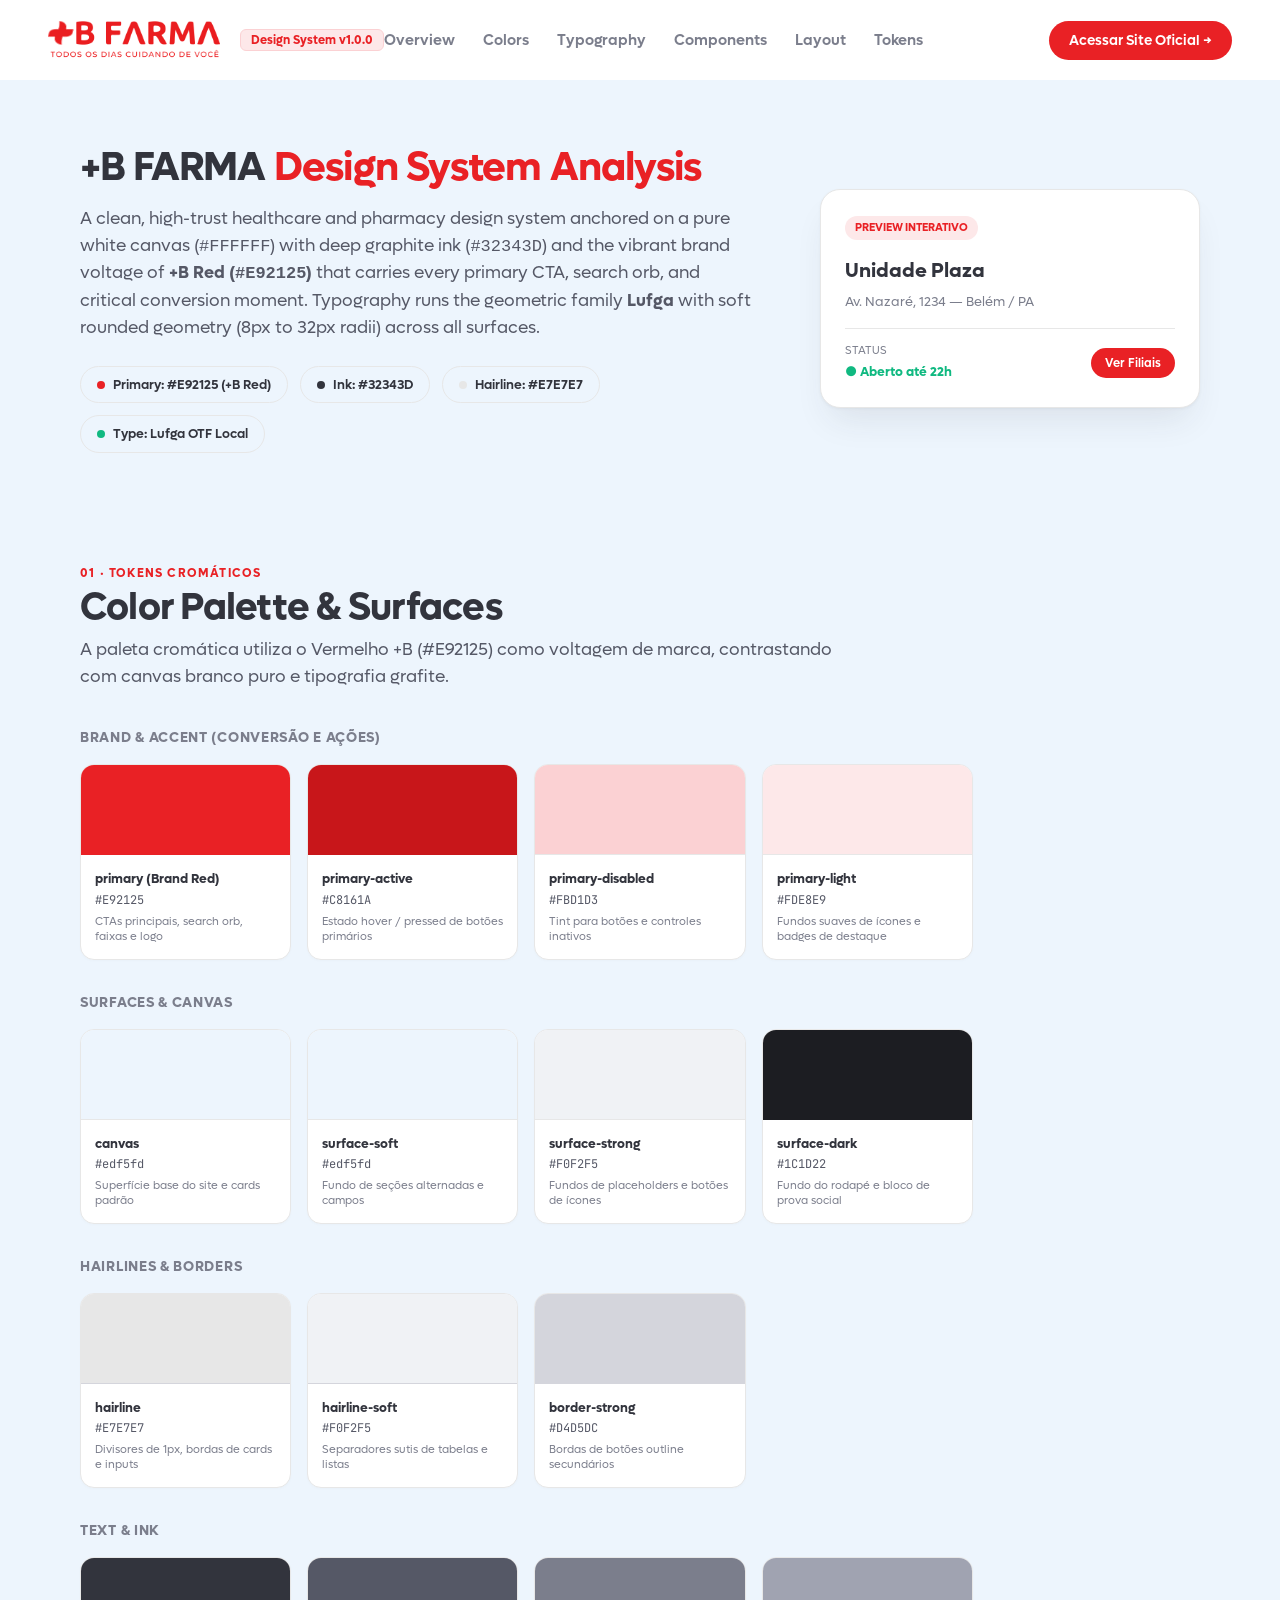
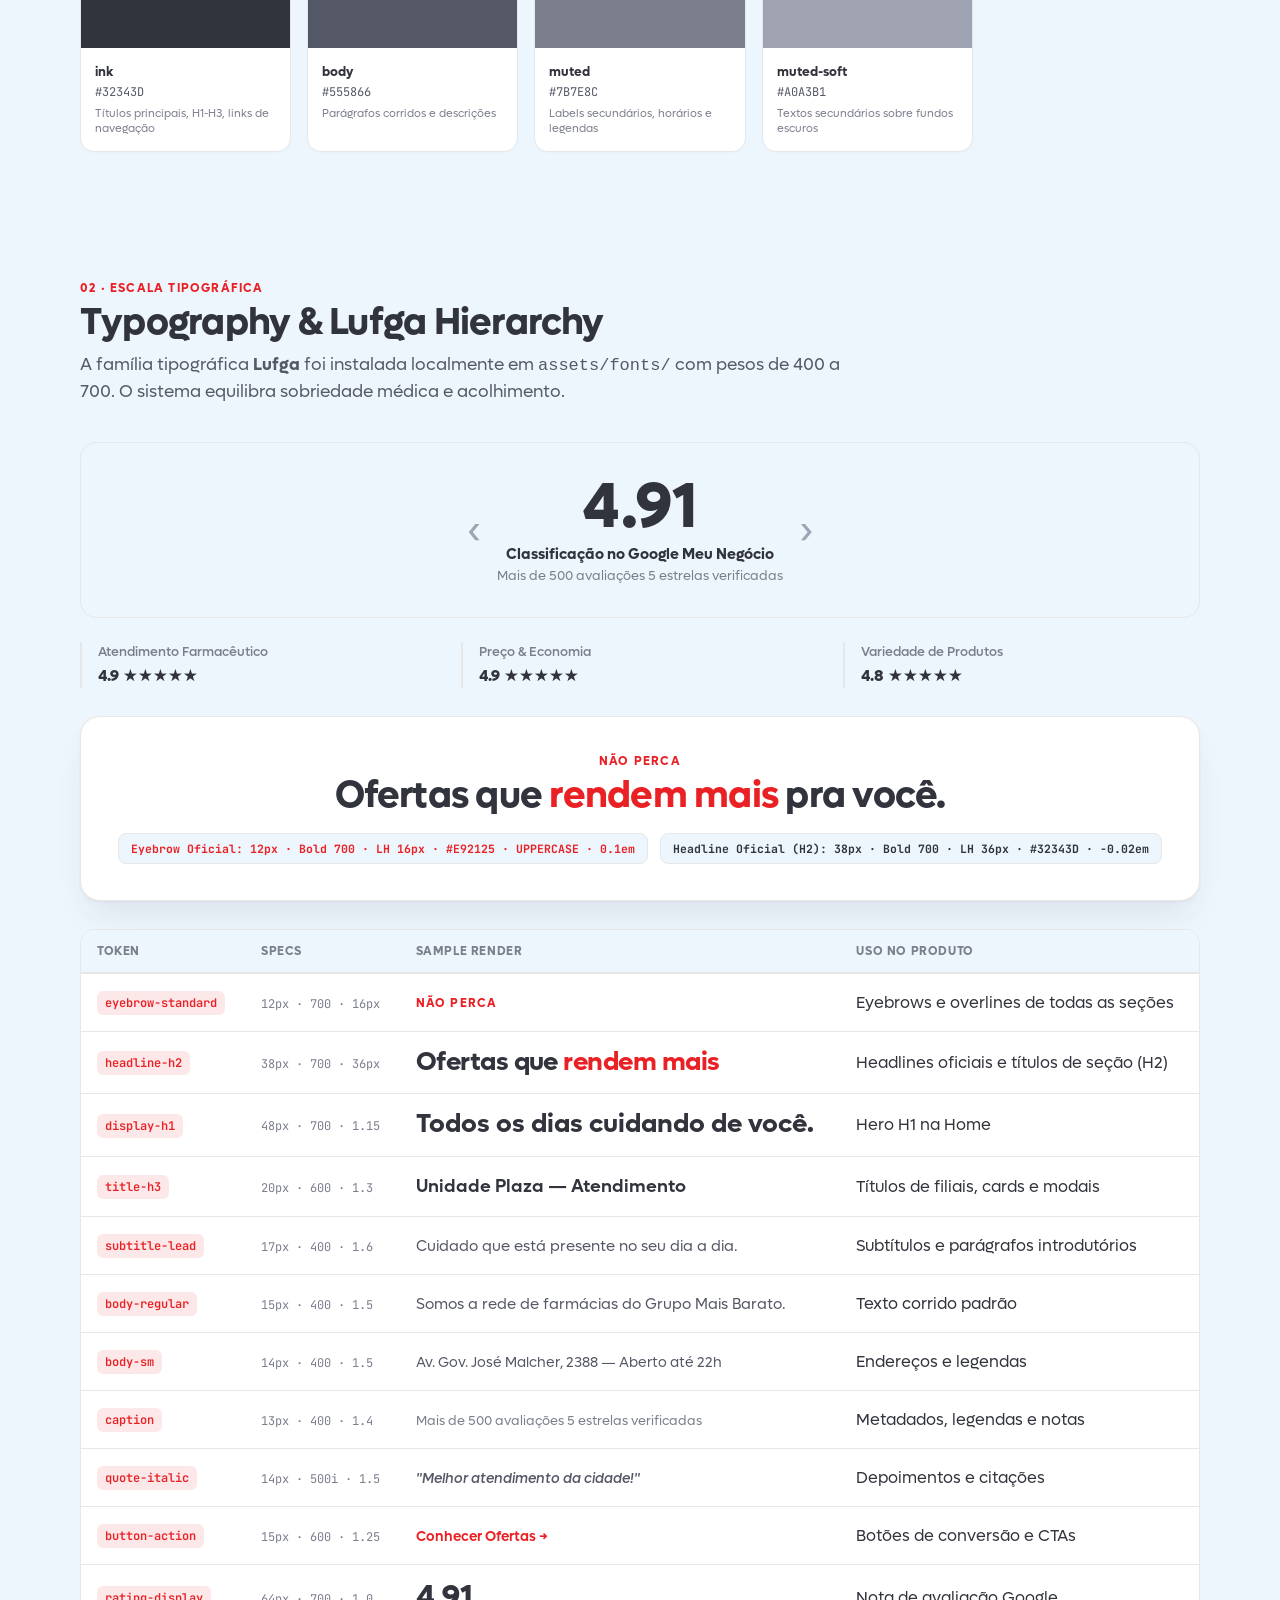
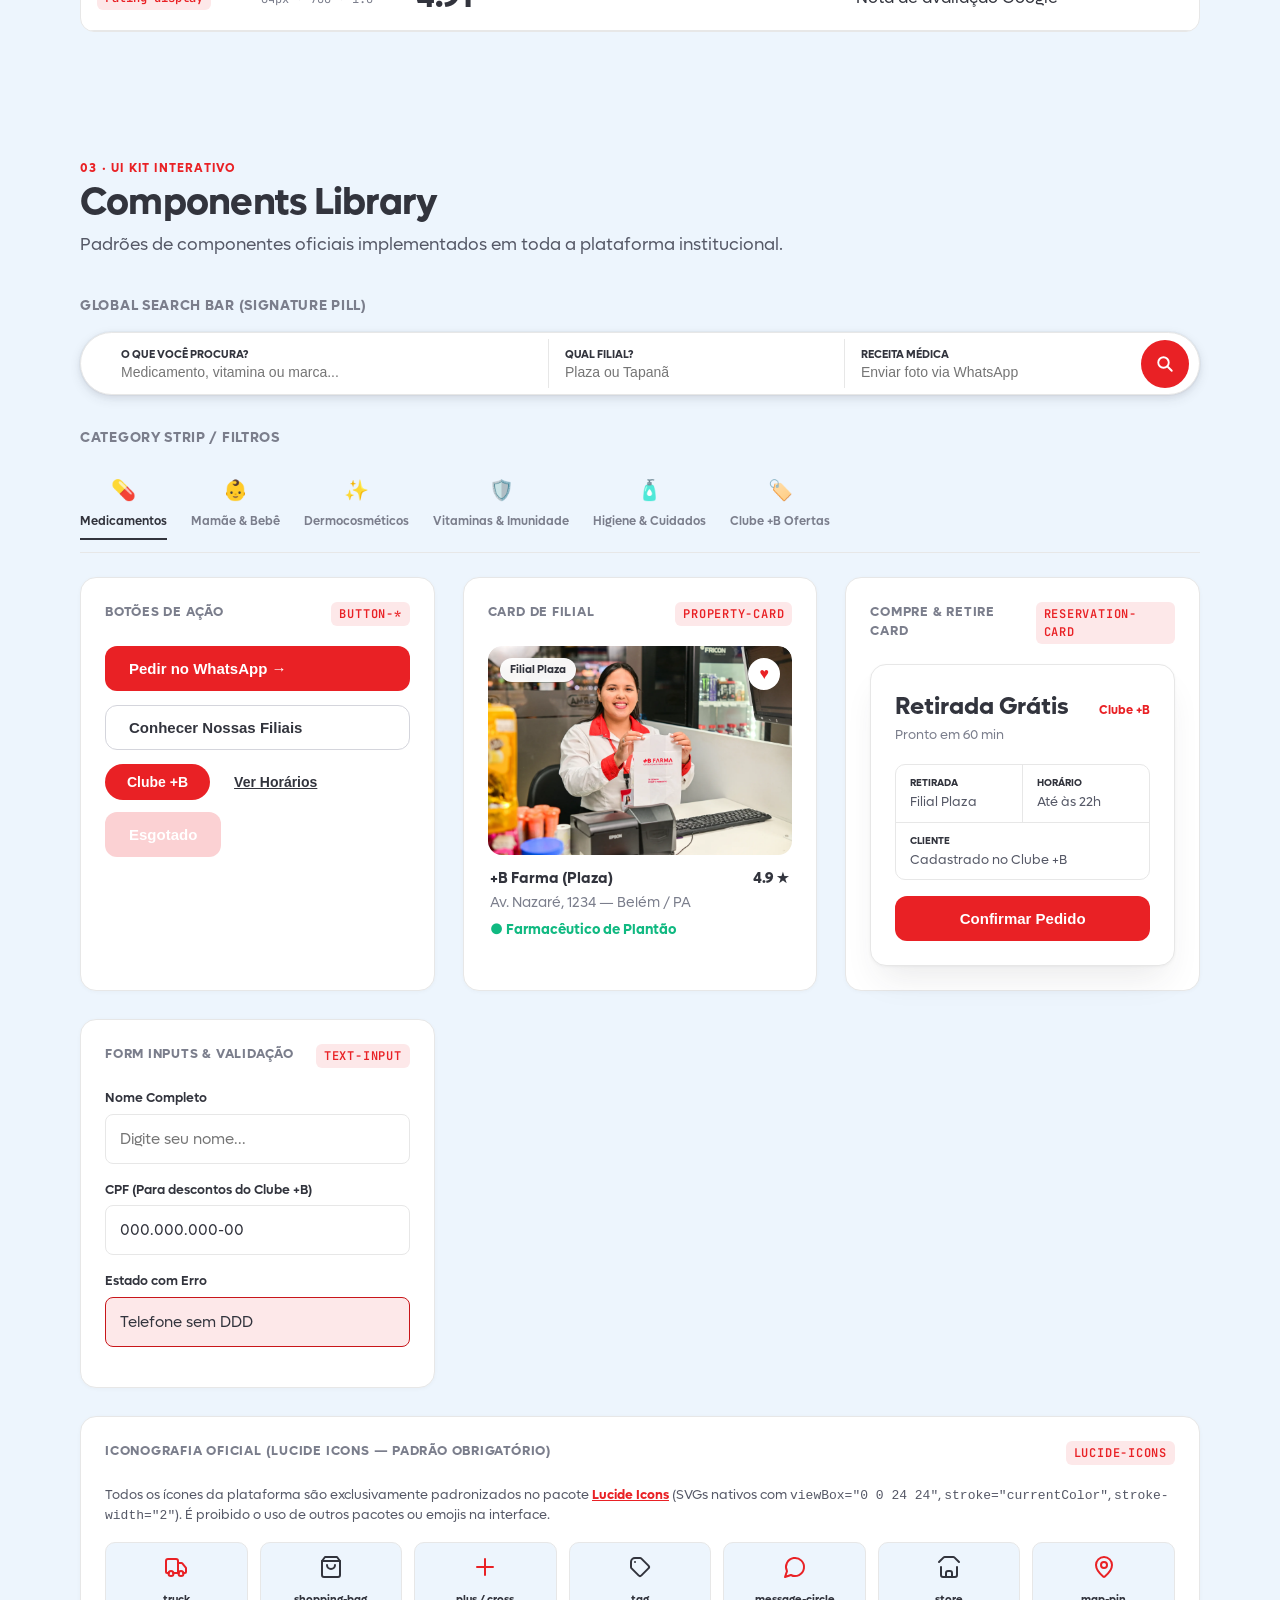
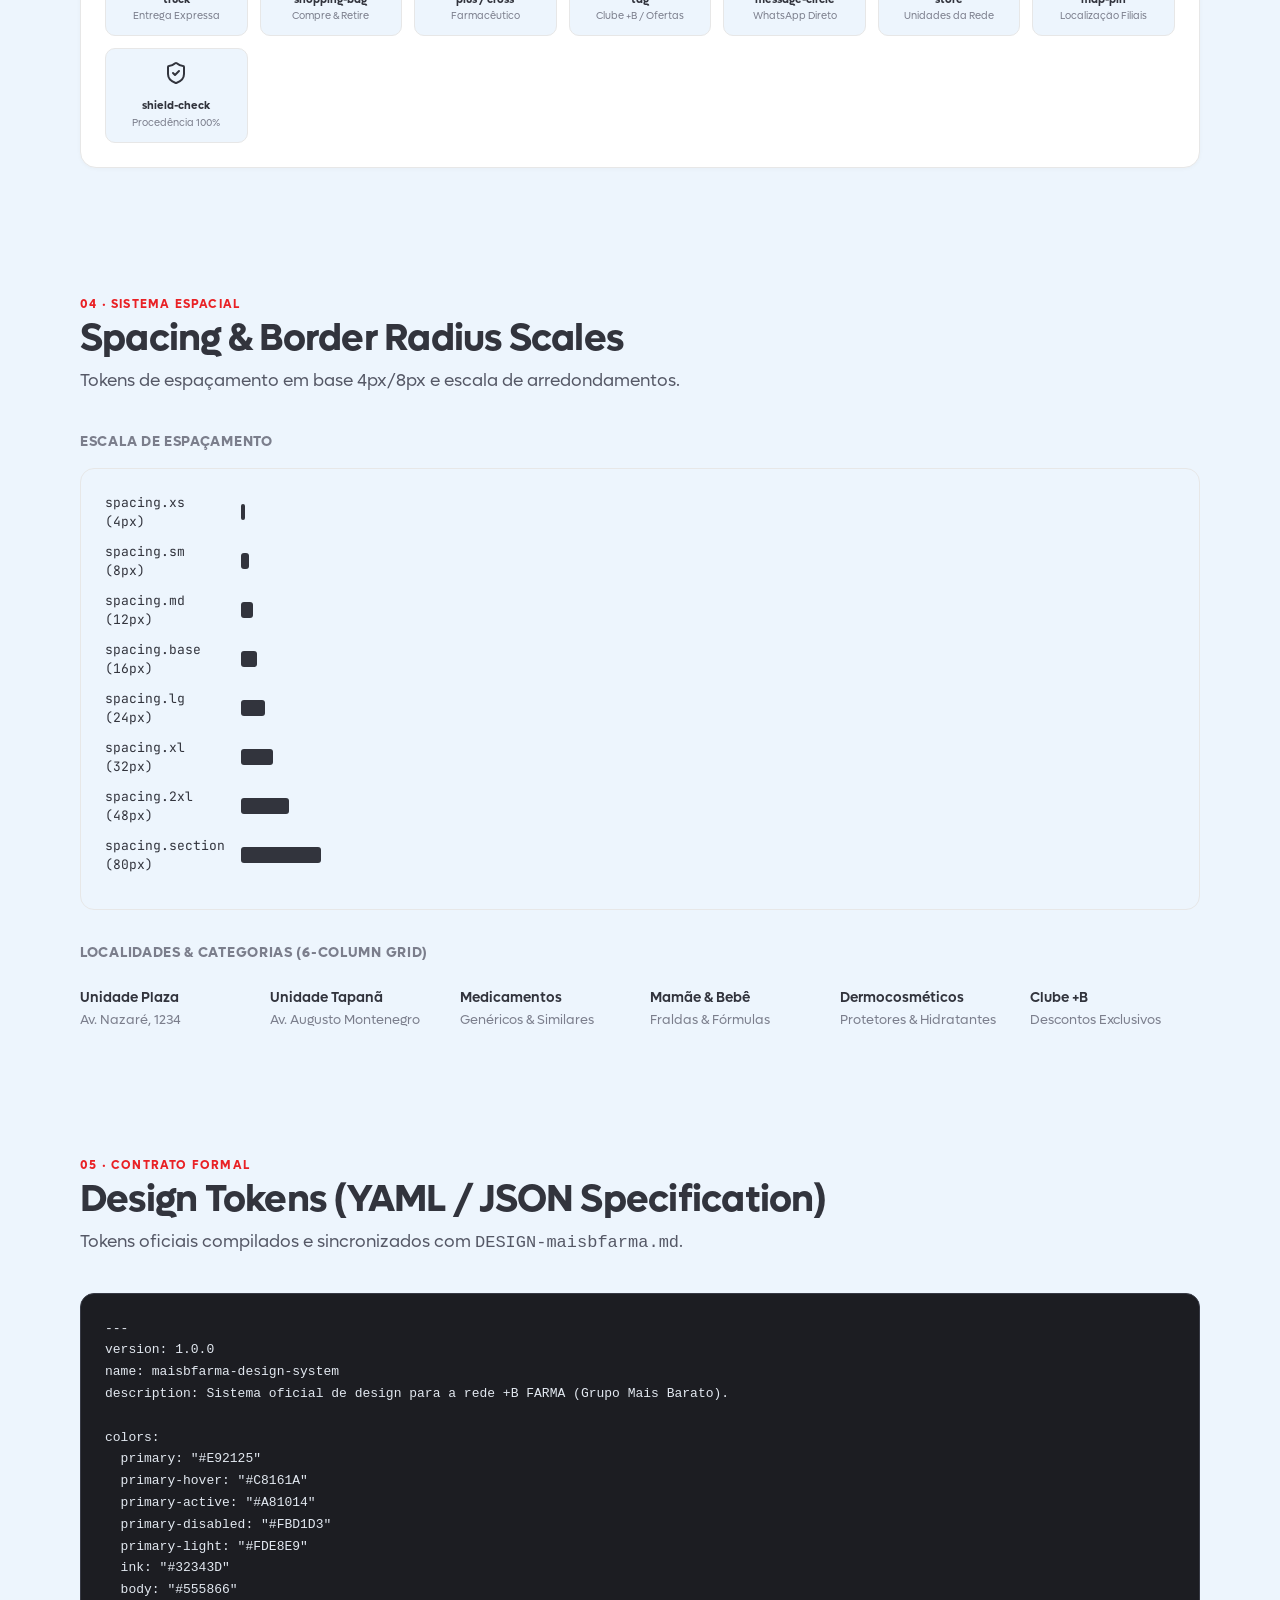
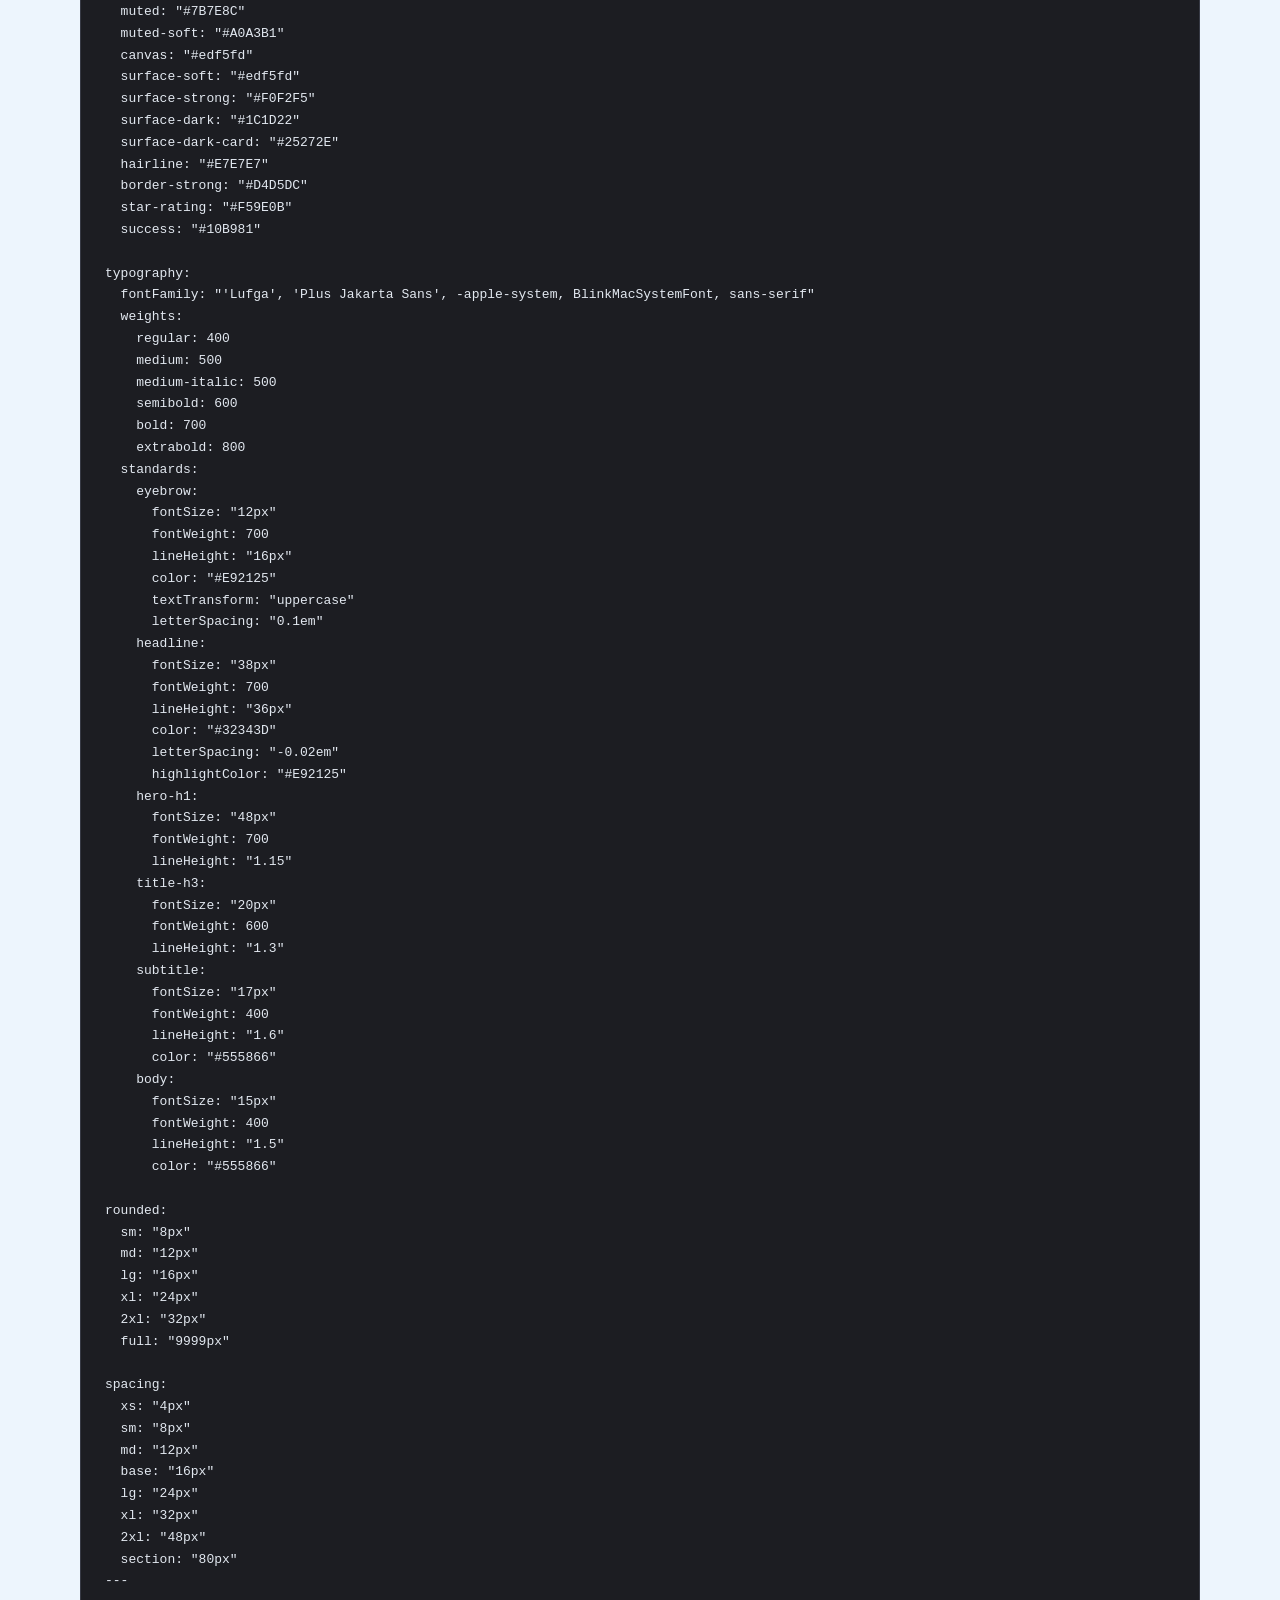
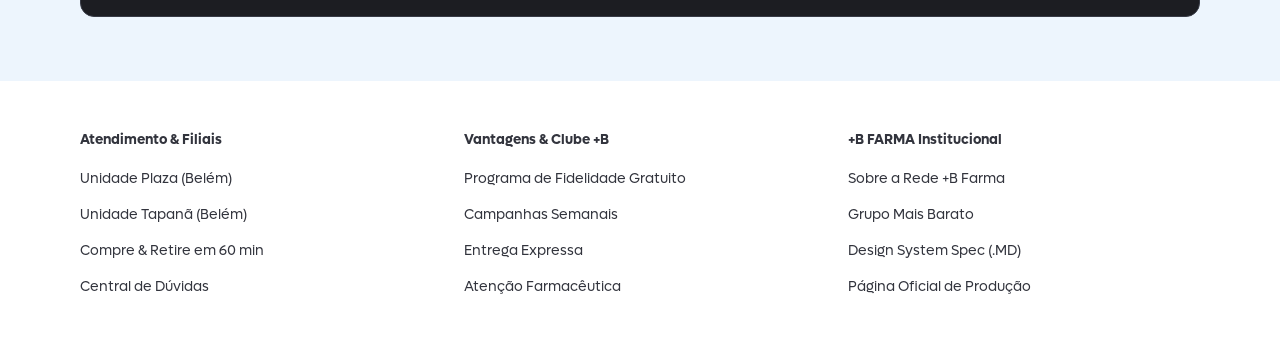
<file: design-system-preview.html>
<!DOCTYPE html>
<html lang="pt-BR">
<head>
<meta charset="UTF-8">
<meta name="viewport" content="width=device-width, initial-scale=1.0">
<title>+B FARMA Design System — Especificação Visual Completa</title>

<!-- Favicon & Touch Icons -->
<link rel="icon" type="image/x-icon" href="favicon.ico" />
<link rel="icon" type="image/png" sizes="32x32" href="favicon.png" />
<link rel="apple-touch-icon" sizes="180x180" href="apple-touch-icon.png" />

<!-- Fontes Locais Lufga e Fallbacks -->
<link rel="preconnect" href="https://fonts.googleapis.com">
<link rel="preconnect" href="https://fonts.gstatic.com" crossorigin>
<link href="https://fonts.googleapis.com/css2?family=Plus+Jakarta+Sans:wght@400;500;600;700;800&family=JetBrains+Mono:wght@400;500;600&display=swap" rel="stylesheet">

<!-- Design System CSS Canônico & Centralizado -->
<link rel="stylesheet" href="assets/css/design-system.css">

<style>
  /* ==========================================================================
     1. DEFINIÇÃO DA TIPOGRAFIA LUFGA (ARQUIVOS LOCAIS EM assets/fonts/)
     ========================================================================== */
  @font-face {
    font-family: 'Lufga';
    src: url('assets/fonts/Lufga-Regular.otf') format('opentype'),
         local('Lufga Regular'), local('Lufga-Regular');
    font-weight: 400;
    font-style: normal;
    font-display: swap;
  }
  @font-face {
    font-family: 'Lufga';
    src: url('assets/fonts/Lufga-Medium.otf') format('opentype'),
         local('Lufga Medium'), local('Lufga-Medium');
    font-weight: 500;
    font-style: normal;
    font-display: swap;
  }
  @font-face {
    font-family: 'Lufga';
    src: url('assets/fonts/Lufga-MediumItalic.otf') format('opentype'),
         local('Lufga Medium Italic'), local('Lufga-MediumItalic');
    font-weight: 500;
    font-style: italic;
    font-display: swap;
  }
  @font-face {
    font-family: 'Lufga';
    src: url('assets/fonts/Lufga-SemiBold.otf') format('opentype'),
         local('Lufga SemiBold'), local('Lufga-SemiBold');
    font-weight: 600;
    font-style: normal;
    font-display: swap;
  }
  @font-face {
    font-family: 'Lufga';
    src: url('assets/fonts/Lufga-Bold.otf') format('opentype'),
         local('Lufga Bold'), local('Lufga-Bold');
    font-weight: 700;
    font-style: normal;
    font-display: swap;
  }

  /* ==========================================================================
     2. DESIGN TOKENS OFICIAIS (+B FARMA)
     ========================================================================== */
  :root {
    --primary: #E92125;
    --primary-active: #C8161A;
    --primary-disabled: #FBD1D3;
    --primary-light: #FDE8E9;
    --primary-error-text: #C8161A;
    --primary-error-text-hover: #A81014;
    
    --ink: #32343D;
    --body: #555866;
    --muted: #7B7E8C;
    --muted-soft: #A0A3B1;
    
    --hairline: #E7E7E7;
    --hairline-soft: #F0F2F5;
    --border-strong: #D4D5DC;
    
    --canvas: #edf5fd;
    --surface-soft: #edf5fd;
    --surface-card: #edf5fd;
    --surface-strong: #F0F2F5;
    --surface-dark: #1C1D22;
    --surface-dark-card: #25272E;
    
    --on-primary: #FFFFFF;
    --on-dark: #FFFFFF;
    --legal-link: #E92125;
    --star-rating: #F59E0B;
    --success: #10B981;
    --scrim: rgba(28, 29, 34, 0.5);
    
    --shadow: rgba(50, 52, 61, 0.04) 0 0 0 1px, rgba(50, 52, 61, 0.06) 0 2px 6px 0, rgba(50, 52, 61, 0.1) 0 4px 12px 0;
    --shadow-elevated: 0 20px 35px -10px rgba(50, 52, 61, 0.1), 0 1px 3px 0 rgba(50, 52, 61, 0.05);
    
    --display: 'Lufga', 'Plus Jakarta Sans', -apple-system, system-ui, Roboto, sans-serif;
    --text: 'Lufga', 'Plus Jakarta Sans', -apple-system, system-ui, Roboto, sans-serif;
    --mono: 'JetBrains Mono', ui-monospace, SFMono-Regular, Menlo, monospace;
  }

  * { box-sizing: border-box; margin: 0; padding: 0; }
  html, body { background: var(--canvas); color: var(--ink); font-family: var(--text); font-size: 16px; line-height: 1.5; font-weight: 400; scroll-behavior: smooth; }

  /* TOP STICKY NAV */
  .nav { position: sticky; top: 0; z-index: 100; background: rgba(255, 255, 255, 0.96); backdrop-filter: blur(10px); border-bottom: none; padding: 0 48px; height: 80px; display: grid; grid-template-columns: 1fr auto 1fr; align-items: center; }
  .nav > .nav-left { justify-self: start; }
  .nav > .nav-links { justify-self: center; }
  .nav > :last-child { justify-self: end; }

  .nav-left { display: flex; align-items: center; gap: 20px; }
  .nav-brand-link { text-decoration: none; color: inherit; }
  .nav-brand { font-family: var(--display); font-weight: 700; font-size: 16px; color: var(--ink); display: flex; align-items: center; gap: 10px; }
  .nav-brand-logo { height: 38px; width: auto; object-fit: contain; }
  .nav-badge {
    display: inline-flex; align-items: center; gap: 6px; font-size: 12px; font-weight: 700;
    color: var(--primary); background: var(--primary-light); text-decoration: none; padding: 4px 10px;
    border: 1px solid var(--primary-disabled); border-radius: 6px;
    font-family: inherit; line-height: 1; white-space: nowrap;
  }

  .nav-links { list-style: none; display: flex; gap: 28px; align-items: center; }
  .nav-links a { color: var(--muted); text-decoration: none; font-size: 15px; font-weight: 600; transition: color 0.2s; }
  .nav-links a:hover { color: var(--primary); }
  .nav-cta { background: var(--primary); color: #FFFFFF; border: none; padding: 10px 20px; font-weight: 600; font-size: 14px; cursor: pointer; font-family: inherit; border-radius: 9999px; transition: background-color 0.2s; text-decoration: none; }
  .nav-cta:hover { background: var(--primary-active); }

  /* HERO BANNER */
  .hero-block { padding: 64px 80px 48px; max-width: 1360px; margin: 0 auto; display: grid; grid-template-columns: 1fr 380px; gap: 64px; align-items: center; border-bottom: none; }
  .hero-title { font-family: var(--display); font-size: 40px; font-weight: 700; line-height: 1.15; letter-spacing: -0.02em; margin-bottom: 16px; color: var(--ink); }
  .hero-title span { color: var(--primary); }
  .hero-desc { font-size: 17px; color: var(--body); line-height: 1.6; max-width: 680px; margin-bottom: 24px; }
  .hero-pills { display: flex; gap: 12px; flex-wrap: wrap; }
  .hero-pill { background: var(--surface-soft); border: 1px solid var(--hairline); padding: 8px 16px; border-radius: 9999px; font-size: 13px; font-weight: 600; color: var(--ink); display: flex; align-items: center; gap: 8px; }
  .hero-pill .dot { width: 8px; height: 8px; border-radius: 50%; background: var(--primary); }

  .hero-card-preview { background: #FFFFFF; border: 1px solid var(--hairline); border-radius: 20px; padding: 24px; box-shadow: var(--shadow-elevated); }
  .preview-badge { display: inline-flex; align-items: center; gap: 6px; padding: 4px 10px; background: var(--primary-light); color: var(--primary); border-radius: 9999px; font-size: 11px; font-weight: 700; text-transform: uppercase; margin-bottom: 16px; }

  /* MAIN SECTIONS */
  .content { max-width: 1360px; margin: 0 auto; padding: 0 80px; }
  .section, section { padding: 64px 0; border-top: none !important; border-bottom: none !important; }
  .section-tag, .ds-eyebrow { font-family: var(--text); font-size: 12px; font-weight: 700; color: var(--primary); text-transform: uppercase; letter-spacing: 0.1em; line-height: 16px; display: block; margin-bottom: 8px; }
  .section-title, .ds-headline { font-family: var(--display); font-size: clamp(24px, 4vw, 38px); font-weight: 700; line-height: 1.12; letter-spacing: -0.02em; margin-bottom: 12px; color: var(--ink); }
  @media (min-width: 768px) {
    .section-title, .ds-headline { font-size: 38px; line-height: 36px; }
  }
  .section-lead, .ds-subtitle { font-size: 16px; color: var(--body); max-width: 780px; line-height: 1.6; margin-bottom: 36px; }
  @media (min-width: 768px) {
    .section-lead, .ds-subtitle { font-size: 17px; }
  }

  /* COLOR SWATCHES */
  .color-group-title { font-size: 14px; font-weight: 700; text-transform: uppercase; letter-spacing: 0.05em; color: var(--muted); margin: 32px 0 16px; }
  .color-grid { display: grid; grid-template-columns: repeat(auto-fill, minmax(210px, 1fr)); gap: 16px; }
  .swatch { border: 1px solid var(--hairline); border-radius: 14px; overflow: hidden; background: #FFFFFF; box-shadow: 0 1px 3px rgba(0,0,0,0.02); transition: transform 0.2s, box-shadow 0.2s; }
  .swatch:hover { transform: translateY(-2px); box-shadow: var(--shadow); }
  .swatch-color { height: 90px; width: 100%; position: relative; }
  .swatch-meta { padding: 14px; }
  .swatch-name { font-size: 13px; font-weight: 700; color: var(--ink); margin-bottom: 2px; }
  .swatch-hex { font-family: var(--mono); font-size: 12px; color: var(--body); }
  .swatch-role { font-size: 11px; color: var(--muted); margin-top: 6px; line-height: 1.35; }

  /* TYPOGRAPHY TABLE */
  .type-table { width: 100%; border-collapse: collapse; margin-top: 16px; }
  .type-table th { text-align: left; font-size: 12px; font-weight: 700; text-transform: uppercase; letter-spacing: 0.05em; color: var(--muted); padding: 12px 16px; border-bottom: 2px solid var(--hairline); background: var(--surface-soft); }
  .type-table td { padding: 16px; border-bottom: 1px solid var(--hairline); vertical-align: middle; }
  .type-token { font-family: var(--mono); font-size: 12px; font-weight: 600; color: var(--primary); background: var(--primary-light); padding: 3px 8px; border-radius: 6px; display: inline-block; }
  .type-spec { font-family: var(--mono); font-size: 12px; color: var(--muted); }
  .type-preview { color: var(--ink); }

  /* RATING DISPLAY SPECIAL */
  .rating-hero-specimen { display: flex; align-items: center; justify-content: center; gap: 16px; padding: 32px 0; background: var(--surface-soft); border-radius: 16px; margin: 24px 0; border: 1px solid var(--hairline); }
  .rating-hero-num { font-size: 64px; font-weight: 700; line-height: 1; color: var(--ink); }
  .laurel-leaf { font-size: 40px; color: var(--muted-soft); user-select: none; }

  /* STAT BARS */
  .stat-grid { display: grid; grid-template-columns: repeat(3, 1fr); gap: 24px; margin: 24px 0; }
  .stat-item { border-left: 2px solid var(--hairline); padding-left: 16px; }
  .stat-item-label { font-size: 13px; color: var(--muted); font-weight: 500; }
  .stat-item-val { font-size: 16px; font-weight: 700; color: var(--ink); margin-top: 2px; }

  /* COMPONENTS SHOWCASE GRID */
  .comp-showcase { display: grid; grid-template-columns: repeat(auto-fit, minmax(340px, 1fr)); gap: 28px; }
  .comp-panel { border: 1px solid var(--hairline); border-radius: 16px; padding: 24px; background: #FFFFFF; box-shadow: 0 1px 4px rgba(0,0,0,0.03); }
  .comp-panel-title { font-size: 13px; font-weight: 700; text-transform: uppercase; letter-spacing: 0.06em; color: var(--muted); margin-bottom: 20px; display: flex; justify-content: space-between; }

  /* BUTTONS STYLING */
  .btn-stack { display: flex; flex-direction: column; gap: 14px; }
  .btn-row { display: flex; gap: 12px; align-items: center; flex-wrap: wrap; }
  .btn-primary { background: var(--primary); color: #FFFFFF; border: none; border-radius: 12px; padding: 14px 24px; font-size: 15px; font-weight: 600; cursor: pointer; transition: all 0.2s; text-decoration: none; display: inline-flex; align-items: center; gap: 8px; }
  .btn-primary:hover { background: var(--primary-active); transform: translateY(-1px); }
  .btn-secondary { background: #FFFFFF; color: var(--ink); border: 1px solid var(--border-strong); border-radius: 12px; padding: 13px 23px; font-size: 15px; font-weight: 600; cursor: pointer; transition: all 0.2s; display: inline-flex; align-items: center; gap: 8px; }
  .btn-secondary:hover { background: var(--surface-soft); border-color: var(--ink); }
  .btn-tertiary { background: transparent; color: var(--ink); border: none; padding: 8px 12px; font-size: 14px; font-weight: 600; cursor: pointer; text-decoration: underline; }
  .btn-pill { border-radius: 9999px; padding: 10px 22px; font-size: 14px; }
  .btn-disabled { background: var(--primary-disabled); color: #FFFFFF; cursor: not-allowed; border: none; border-radius: 12px; padding: 14px 24px; font-size: 15px; font-weight: 600; }

  /* SEARCH PILL (SIGNATURE COMPONENT) */
  .search-pill-bar { display: grid; grid-template-columns: 1.5fr 1fr 1fr auto; align-items: center; background: #FFFFFF; border: 1px solid var(--hairline); border-radius: 9999px; padding: 6px 10px 6px 24px; box-shadow: var(--shadow); }
  .search-seg { display: flex; flex-direction: column; padding: 8px 16px; border-right: 1px solid var(--hairline); }
  .search-seg:last-of-type { border-right: none; }
  .search-seg-lbl { font-size: 11px; font-weight: 700; text-transform: uppercase; color: var(--ink); }
  .search-seg-input { font-size: 14px; color: var(--muted); font-weight: 400; border: none; outline: none; background: transparent; }
  .search-orb-btn { width: 48px; height: 48px; border-radius: 50%; background: var(--primary); color: #FFFFFF; border: none; display: flex; align-items: center; justify-content: center; cursor: pointer; transition: transform 0.2s, background 0.2s; }
  .search-orb-btn:hover { background: var(--primary-active); transform: scale(1.04); }

  /* CATEGORY STRIP */
  .cat-strip { display: flex; gap: 24px; overflow-x: auto; padding: 12px 0; border-bottom: 1px solid var(--hairline); margin-bottom: 24px; }
  .cat-item { display: flex; flex-direction: column; align-items: center; gap: 6px; color: var(--muted); text-decoration: none; font-size: 12px; font-weight: 600; white-space: nowrap; padding-bottom: 8px; border-bottom: 2px solid transparent; }
  .cat-item.active { color: var(--ink); border-bottom-color: var(--ink); }
  .cat-icon { font-size: 20px; }

  /* PRODUCT / PROPERTY CARD */
  .prop-card { border-radius: 14px; overflow: hidden; background: #FFFFFF; transition: transform 0.2s, box-shadow 0.2s; position: relative; }
  .prop-card:hover { transform: translateY(-3px); box-shadow: var(--shadow); }
  .prop-img-wrap { width: 100%; aspect-ratio: 16/11; border-radius: 14px; overflow: hidden; position: relative; background: var(--surface-strong); }
  .prop-img { width: 100%; height: 100%; object-fit: cover; }
  .badge-floating { position: absolute; top: 12px; left: 12px; background: rgba(255, 255, 255, 0.95); backdrop-filter: blur(4px); padding: 4px 10px; border-radius: 9999px; font-size: 11px; font-weight: 700; color: var(--ink); box-shadow: 0 2px 6px rgba(0,0,0,0.08); }
  .heart-btn { position: absolute; top: 12px; right: 12px; width: 32px; height: 32px; border-radius: 50%; background: rgba(0, 0, 0, 0.3); color: #FFFFFF; display: flex; align-items: center; justify-content: center; font-size: 16px; border: none; cursor: pointer; }
  .heart-btn.saved { background: #FFFFFF; color: var(--primary); }
  .prop-meta { padding: 12px 2px 4px; }
  .prop-title-row { display: flex; justify-content: space-between; align-items: baseline; font-weight: 700; font-size: 15px; color: var(--ink); }
  .prop-sub { font-size: 14px; color: var(--muted); margin-top: 2px; }
  .prop-price { font-size: 14px; font-weight: 700; color: var(--ink); margin-top: 6px; }

  /* RESERVATION / COMPRE E RETIRE STICKY CARD */
  .reservation-card { border: 1px solid var(--hairline); border-radius: 16px; padding: 24px; box-shadow: var(--shadow-elevated); background: #FFFFFF; }
  .res-price-row { display: flex; justify-content: space-between; align-items: baseline; margin-bottom: 20px; }
  .res-price { font-size: 24px; font-weight: 700; color: var(--ink); }
  .res-grid-box { border: 1px solid var(--hairline); border-radius: 10px; overflow: hidden; margin-bottom: 16px; }
  .res-grid-row { display: grid; grid-template-columns: 1fr 1fr; }
  .res-cell { padding: 10px 14px; }
  .res-cell:first-child { border-right: 1px solid var(--hairline); }
  .res-cell-full { padding: 10px 14px; border-top: 1px solid var(--hairline); }
  .res-lbl { font-size: 10px; font-weight: 700; text-transform: uppercase; color: var(--ink); }
  .res-val { font-size: 13px; color: var(--body); margin-top: 2px; }
  .res-fee-stack { margin-top: 16px; display: flex; flex-direction: column; gap: 8px; font-size: 14px; color: var(--body); }
  .res-fee-row { display: flex; justify-content: space-between; }
  .res-fee-total { display: flex; justify-content: space-between; font-weight: 700; color: var(--ink); border-top: 1px solid var(--hairline); padding-top: 12px; margin-top: 4px; }

  /* FORM INPUTS */
  .text-input-wrap { display: flex; flex-direction: column; gap: 6px; margin-bottom: 16px; }
  .text-input-lbl { font-size: 13px; font-weight: 600; color: var(--ink); }
  .text-input-field { border: 1px solid var(--hairline); border-radius: 8px; padding: 14px 14px; font-family: var(--text); font-size: 15px; color: var(--ink); outline: none; transition: border-color 0.2s, box-shadow 0.2s; }
  .text-input-field:focus { border-color: var(--ink); box-shadow: 0 0 0 1px var(--ink); }
  .text-input-field.error { border-color: var(--primary-error-text); background: var(--primary-light); }

  /* SPACING BARS & RADIUS SHOWCASE */
  .spacing-row { display: flex; align-items: center; gap: 16px; margin-bottom: 10px; font-size: 13px; font-family: var(--mono); }
  .spacing-bar { background: var(--ink); height: 16px; border-radius: 3px; }

  /* CITY / BRANCH LINK GRID (HOMEPAGE FOOTER STYLE) */
  .city-grid { display: grid; grid-template-columns: repeat(6, 1fr); gap: 20px; margin-top: 24px; }
  .city-item { text-decoration: none; color: inherit; }
  .city-title { font-size: 14px; font-weight: 600; color: var(--ink); }
  .city-sub { font-size: 13px; color: var(--muted); margin-top: 2px; }

  /* RAW TOKENS VIEWER */
  .code-viewer { background: var(--surface-dark); border: 1px solid #373A45; border-radius: 14px; padding: 24px; color: #E2E8F0; font-family: var(--mono); font-size: 13px; line-height: 1.6; overflow-x: auto; }

  /* FOOTER */
  .footer-light { padding: 48px 0; border-top: none; background: #FFFFFF; }
  .footer-cols { display: grid; grid-template-columns: repeat(3, 1fr); gap: 32px; margin-bottom: 40px; }
  .footer-col-title { font-size: 14px; font-weight: 700; color: var(--ink); margin-bottom: 16px; }
  .footer-links { list-style: none; display: flex; flex-direction: column; gap: 12px; }
  .footer-links a { color: var(--ink); text-decoration: none; font-size: 14px; }
  .footer-links a:hover { text-decoration: underline; color: var(--primary); }
  .legal-band { border-top: none; padding-top: 24px; display: flex; justify-content: space-between; font-size: 13px; color: var(--muted); }
  .legal-links { display: flex; gap: 16px; }
  .legal-links a { color: var(--muted); text-decoration: none; }
  .legal-links a:hover { color: var(--ink); }

  /* RESPONSIVIDADE ULTRA-ROBUSTA (MOBILE & TABLET) */
  @media (max-width: 1024px) {
    .hero-block { grid-template-columns: 1fr; padding: 48px 24px; gap: 32px; }
    .content { padding: 0 24px; }
    .nav { padding: 0 24px; }
    .city-grid { grid-template-columns: repeat(3, 1fr); }
    .stat-grid { grid-template-columns: 1fr; }
    .footer-cols { grid-template-columns: 1fr; }
  }

  @media (max-width: 768px) {
    .nav { padding: 0 16px; height: 68px; }
    .nav-links { display: none; }
    .nav-badge { display: none; }
    .hero-block { padding: 32px 16px; }
    .hero-title { font-size: 28px; }
    .hero-desc { font-size: 15px; }
    .content { padding: 0 16px; }
    .section { padding: 40px 0; }
    .section-title, .ds-headline { font-size: 26px; line-height: 1.2; }
    
    /* Search Bar Mobile */
    .search-pill-bar {
      display: flex;
      flex-direction: column;
      border-radius: 16px;
      padding: 12px;
      gap: 8px;
    }
    .search-seg {
      border-right: none;
      border-bottom: 1px solid var(--hairline);
      padding: 6px 4px;
      width: 100%;
    }
    .search-orb-btn {
      width: 100%;
      height: 44px;
      border-radius: 10px;
      margin-top: 4px;
    }

    /* Grids no Mobile */
    .color-grid { grid-template-columns: repeat(2, 1fr); gap: 10px; }
    .city-grid { grid-template-columns: repeat(2, 1fr); gap: 12px; }
    .scale-grid { grid-template-columns: repeat(2, 1fr); }
    .comp-showcase { grid-template-columns: 1fr; }
    .rating-hero-num { font-size: 44px; }
    .laurel-leaf { font-size: 28px; }
    .legal-band { flex-direction: column; gap: 12px; }
  }

  @media (max-width: 480px) {
    .color-grid { grid-template-columns: 1fr; }
    .city-grid { grid-template-columns: 1fr; }
    .btn-row { flex-direction: column; width: 100%; }
    .btn-row .btn { width: 100%; }
  }
</style>
</head>
<body>

  <!-- ==========================================================================
       TOP NAVIGATION BAR
       ========================================================================== -->
  <header class="nav">
    <div class="nav-left">
      <a href="index.html" class="nav-brand-link">
        <div class="nav-brand">
          <img src="assets/Logos/logo-maisb-farma.webp" alt="+B FARMA" class="nav-brand-logo">
        </div>
      </a>
      <span class="nav-badge">Design System v1.0.0</span>
    </div>

    <ul class="nav-links">
      <li><a href="#overview">Overview</a></li>
      <li><a href="#colors">Colors</a></li>
      <li><a href="#typography">Typography</a></li>
      <li><a href="#components">Components</a></li>
      <li><a href="#layout">Layout</a></li>
      <li><a href="#tokens">Tokens</a></li>
    </ul>

    <div>
      <a href="index.html" class="nav-cta">Acessar Site Oficial →</a>
    </div>
  </header>


  <!-- ==========================================================================
       HERO OVERVIEW
       ========================================================================== -->
  <section id="overview" class="hero-block">
    <div>
      <h1 class="hero-title">+B FARMA <span>Design System Analysis</span></h1>
      <p class="hero-desc">
        A clean, high-trust healthcare and pharmacy design system anchored on a pure white canvas (<code>#FFFFFF</code>) with deep graphite ink (<code>#32343D</code>) and the vibrant brand voltage of <strong>+B Red (<code>#E92125</code>)</strong> that carries every primary CTA, search orb, and critical conversion moment. Typography runs the geometric family <strong>Lufga</strong> with soft rounded geometry (8px to 32px radii) across all surfaces.
      </p>

      <div class="hero-pills">
        <div class="hero-pill"><span class="dot"></span> Primary: #E92125 (+B Red)</div>
        <div class="hero-pill"><span class="dot" style="background: #32343D;"></span> Ink: #32343D</div>
        <div class="hero-pill"><span class="dot" style="background: #E7E7E7;"></span> Hairline: #E7E7E7</div>
        <div class="hero-pill"><span class="dot" style="background: #10B981;"></span> Type: Lufga OTF Local</div>
      </div>
    </div>

    <!-- Preview Card Lateral -->
    <div class="hero-card-preview">
      <div class="preview-badge">Preview Interativo</div>
      <div style="font-size: 20px; font-weight: 700; color: var(--ink); margin-bottom: 6px;">Unidade Plaza</div>
      <div style="font-size: 13px; color: var(--muted); margin-bottom: 16px;">Av. Nazaré, 1234 — Belém / PA</div>
      <div style="display: flex; align-items: center; justify-content: space-between; padding-top: 14px; border-top: 1px solid var(--hairline);">
        <div>
          <span style="font-size: 11px; color: var(--muted); display: block;">STATUS</span>
          <span style="font-size: 13px; font-weight: 700; color: var(--success);">● Aberto até 22h</span>
        </div>
        <a href="index.html#filiais" class="btn-primary btn-pill" style="padding: 6px 14px; font-size: 12px;">Ver Filiais</a>
      </div>
    </div>
  </section>


  <main class="content">

    <!-- ==========================================================================
         SEÇÃO 1: CORES (COLORS)
         ========================================================================== -->
    <section id="colors" class="section">
      <span class="section-tag">01 · Tokens Cromáticos</span>
      <h2 class="section-title">Color Palette & Surfaces</h2>
      <p class="section-lead">A paleta cromática utiliza o Vermelho +B (#E92125) como voltagem de marca, contrastando com canvas branco puro e tipografia grafite.</p>

      <!-- Brand & Accent -->
      <div class="color-group-title">Brand & Accent (Conversão e Ações)</div>
      <div class="color-grid">
        <div class="swatch">
          <div class="swatch-color" style="background: #E92125;"></div>
          <div class="swatch-meta">
            <div class="swatch-name">primary (Brand Red)</div>
            <div class="swatch-hex">#E92125</div>
            <div class="swatch-role">CTAs principais, search orb, faixas e logo</div>
          </div>
        </div>
        <div class="swatch">
          <div class="swatch-color" style="background: #C8161A;"></div>
          <div class="swatch-meta">
            <div class="swatch-name">primary-active</div>
            <div class="swatch-hex">#C8161A</div>
            <div class="swatch-role">Estado hover / pressed de botões primários</div>
          </div>
        </div>
        <div class="swatch">
          <div class="swatch-color" style="background: #FBD1D3; border-bottom: 1px solid #E7E7E7;"></div>
          <div class="swatch-meta">
            <div class="swatch-name">primary-disabled</div>
            <div class="swatch-hex">#FBD1D3</div>
            <div class="swatch-role">Tint para botões e controles inativos</div>
          </div>
        </div>
        <div class="swatch">
          <div class="swatch-color" style="background: #FDE8E9; border-bottom: 1px solid #E7E7E7;"></div>
          <div class="swatch-meta">
            <div class="swatch-name">primary-light</div>
            <div class="swatch-hex">#FDE8E9</div>
            <div class="swatch-role">Fundos suaves de ícones e badges de destaque</div>
          </div>
        </div>
      </div>

      <!-- Surfaces -->
      <div class="color-group-title">Surfaces & Canvas</div>
      <div class="color-grid">
        <div class="swatch">
          <div class="swatch-color" style="background: #edf5fd; border-bottom: 1px solid #E7E7E7;"></div>
          <div class="swatch-meta">
            <div class="swatch-name">canvas</div>
            <div class="swatch-hex">#edf5fd</div>
            <div class="swatch-role">Superfície base do site e cards padrão</div>
          </div>
        </div>
        <div class="swatch">
          <div class="swatch-color" style="background: #edf5fd; border-bottom: 1px solid #E7E7E7;"></div>
          <div class="swatch-meta">
            <div class="swatch-name">surface-soft</div>
            <div class="swatch-hex">#edf5fd</div>
            <div class="swatch-role">Fundo de seções alternadas e campos</div>
          </div>
        </div>
        <div class="swatch">
          <div class="swatch-color" style="background: #F0F2F5; border-bottom: 1px solid #E7E7E7;"></div>
          <div class="swatch-meta">
            <div class="swatch-name">surface-strong</div>
            <div class="swatch-hex">#F0F2F5</div>
            <div class="swatch-role">Fundos de placeholders e botões de ícones</div>
          </div>
        </div>
        <div class="swatch">
          <div class="swatch-color" style="background: #1C1D22;"></div>
          <div class="swatch-meta">
            <div class="swatch-name" style="color: var(--ink);">surface-dark</div>
            <div class="swatch-hex">#1C1D22</div>
            <div class="swatch-role">Fundo do rodapé e bloco de prova social</div>
          </div>
        </div>
      </div>

      <!-- Hairlines & Borders -->
      <div class="color-group-title">Hairlines & Borders</div>
      <div class="color-grid">
        <div class="swatch">
          <div class="swatch-color" style="background: #E7E7E7; border-bottom: 1px solid #D4D5DC;"></div>
          <div class="swatch-meta">
            <div class="swatch-name">hairline</div>
            <div class="swatch-hex">#E7E7E7</div>
            <div class="swatch-role">Divisores de 1px, bordas de cards e inputs</div>
          </div>
        </div>
        <div class="swatch">
          <div class="swatch-color" style="background: #F0F2F5; border-bottom: 1px solid #D4D5DC;"></div>
          <div class="swatch-meta">
            <div class="swatch-name">hairline-soft</div>
            <div class="swatch-hex">#F0F2F5</div>
            <div class="swatch-role">Separadores sutis de tabelas e listas</div>
          </div>
        </div>
        <div class="swatch">
          <div class="swatch-color" style="background: #D4D5DC;"></div>
          <div class="swatch-meta">
            <div class="swatch-name">border-strong</div>
            <div class="swatch-hex">#D4D5DC</div>
            <div class="swatch-role">Bordas de botões outline secundários</div>
          </div>
        </div>
      </div>

      <!-- Text -->
      <div class="color-group-title">Text & Ink</div>
      <div class="color-grid">
        <div class="swatch">
          <div class="swatch-color" style="background: #32343D;"></div>
          <div class="swatch-meta">
            <div class="swatch-name">ink</div>
            <div class="swatch-hex">#32343D</div>
            <div class="swatch-role">Títulos principais, H1-H3, links de navegação</div>
          </div>
        </div>
        <div class="swatch">
          <div class="swatch-color" style="background: #555866;"></div>
          <div class="swatch-meta">
            <div class="swatch-name">body</div>
            <div class="swatch-hex">#555866</div>
            <div class="swatch-role">Parágrafos corridos e descrições</div>
          </div>
        </div>
        <div class="swatch">
          <div class="swatch-color" style="background: #7B7E8C;"></div>
          <div class="swatch-meta">
            <div class="swatch-name">muted</div>
            <div class="swatch-hex">#7B7E8C</div>
            <div class="swatch-role">Labels secundários, horários e legendas</div>
          </div>
        </div>
        <div class="swatch">
          <div class="swatch-color" style="background: #A0A3B1;"></div>
          <div class="swatch-meta">
            <div class="swatch-name">muted-soft</div>
            <div class="swatch-hex">#A0A3B1</div>
            <div class="swatch-role">Textos secundários sobre fundos escuros</div>
          </div>
        </div>
      </div>
    </section>


    <!-- ==========================================================================
         SEÇÃO 2: TIPOGRAFIA (TYPOGRAPHY SPEC)
         ========================================================================== -->
    <section id="typography" class="section">
      <span class="section-tag">02 · Escala Tipográfica</span>
      <h2 class="section-title">Typography & Lufga Hierarchy</h2>
      <p class="section-lead">A família tipográfica <strong>Lufga</strong> foi instalada localmente em <code>assets/fonts/</code> com pesos de 400 a 700. O sistema equilibra sobriedade médica e acolhimento.</p>

      <!-- Rating Display Specimen -->
      <div class="rating-hero-specimen">
        <span class="laurel-leaf">‹</span>
        <div style="text-align: center;">
          <div class="rating-hero-num">4.91</div>
          <div style="font-size: 15px; font-weight: 700; color: var(--ink); margin-top: 4px;">Classificação no Google Meu Negócio</div>
          <div style="font-size: 13px; color: var(--muted);">Mais de 500 avaliações 5 estrelas verificadas</div>
        </div>
        <span class="laurel-leaf">›</span>
      </div>

      <!-- Stat Bars de Reputação -->
      <div class="stat-grid">
        <div class="stat-item">
          <div class="stat-item-label">Atendimento Farmacêutico</div>
          <div class="stat-item-val">4.9 ★★★★★</div>
        </div>
        <div class="stat-item">
          <div class="stat-item-label">Preço & Economia</div>
          <div class="stat-item-val">4.9 ★★★★★</div>
        </div>
        <div class="stat-item">
          <div class="stat-item-label">Variedade de Produtos</div>
          <div class="stat-item-val">4.8 ★★★★★</div>
        </div>
      </div>

      <!-- Vitrine Oficial do Padrão de Títulos e Eyebrows (Referência Canônica do Site) -->
      <div style="background: #FFFFFF; border: 1px solid var(--hairline); border-radius: 20px; padding: 36px 24px; margin: 28px 0; text-align: center; box-shadow: var(--shadow-elevated);">
        <span class="ds-eyebrow" style="margin-bottom: 8px;">NÃO PERCA</span>
        <h2 class="ds-headline" style="margin-bottom: 0;">
          Ofertas que <span class="highlight" style="color: var(--primary);">rendem mais</span> pra você.
        </h2>
        <div style="margin-top: 20px; display: inline-flex; flex-wrap: wrap; justify-content: center; gap: 12px; font-family: var(--mono); font-size: 11.5px;">
          <span style="background: var(--surface-soft); color: var(--primary); padding: 6px 12px; border-radius: 8px; border: 1px solid var(--hairline); font-weight: 700;">Eyebrow Oficial: 12px · Bold 700 · LH 16px · #E92125 · UPPERCASE · 0.1em</span>
          <span style="background: var(--surface-soft); color: var(--ink); padding: 6px 12px; border-radius: 8px; border: 1px solid var(--hairline); font-weight: 700;">Headline Oficial (H2): 38px · Bold 700 · LH 36px · #32343D · -0.02em</span>
        </div>
      </div>

      <!-- Tabela Completa de Tipografia (com container responsivo) -->
      <div style="overflow-x: auto; -webkit-overflow-scrolling: touch; width: 100%; border: 1px solid var(--hairline); border-radius: 14px; margin-top: 16px; background: #FFFFFF;">
        <table class="type-table" style="margin-top: 0; min-width: 680px;">
          <thead>
            <tr>
              <th>Token</th>
              <th>Specs</th>
              <th>Sample Render</th>
              <th>Uso no Produto</th>
            </tr>
          </thead>
          <tbody>
            <tr>
              <td><span class="type-token">eyebrow-standard</span></td>
              <td><span class="type-spec">12px · 700 · 16px</span></td>
              <td><span class="ds-eyebrow" style="margin-bottom: 0;">NÃO PERCA</span></td>
              <td>Eyebrows e overlines de todas as seções</td>
            </tr>
            <tr>
              <td><span class="type-token">headline-h2</span></td>
              <td><span class="type-spec">38px · 700 · 36px</span></td>
              <td><span class="ds-headline" style="font-size: 26px; line-height: 28px; margin-bottom: 0;">Ofertas que <span style="color: var(--primary);">rendem mais</span></span></td>
              <td>Headlines oficiais e títulos de seção (H2)</td>
            </tr>
            <tr>
              <td><span class="type-token">display-h1</span></td>
              <td><span class="type-spec">48px · 700 · 1.15</span></td>
              <td><span style="font-family: var(--display); font-size: 26px; font-weight: 700; line-height: 1.15;">Todos os dias cuidando de você.</span></td>
              <td>Hero H1 na Home</td>
            </tr>
            <tr>
              <td><span class="type-token">title-h3</span></td>
              <td><span class="type-spec">20px · 600 · 1.3</span></td>
              <td><span style="font-family: var(--display); font-size: 18px; font-weight: 600;">Unidade Plaza — Atendimento</span></td>
              <td>Títulos de filiais, cards e modais</td>
            </tr>
            <tr>
              <td><span class="type-token">subtitle-lead</span></td>
              <td><span class="type-spec">17px · 400 · 1.6</span></td>
              <td><span style="font-size: 15px; font-weight: 400; color: var(--body);">Cuidado que está presente no seu dia a dia.</span></td>
              <td>Subtítulos e parágrafos introdutórios</td>
            </tr>
            <tr>
              <td><span class="type-token">body-regular</span></td>
              <td><span class="type-spec">15px · 400 · 1.5</span></td>
              <td><span style="font-size: 15px; font-weight: 400; color: var(--body);">Somos a rede de farmácias do Grupo Mais Barato.</span></td>
              <td>Texto corrido padrão</td>
            </tr>
            <tr>
              <td><span class="type-token">body-sm</span></td>
              <td><span class="type-spec">14px · 400 · 1.5</span></td>
              <td><span style="font-size: 14px; font-weight: 400; color: var(--body);">Av. Gov. José Malcher, 2388 — Aberto até 22h</span></td>
              <td>Endereços e legendas</td>
            </tr>
            <tr>
              <td><span class="type-token">caption</span></td>
              <td><span class="type-spec">13px · 400 · 1.4</span></td>
              <td><span style="font-size: 13px; font-weight: 400; color: var(--muted);">Mais de 500 avaliações 5 estrelas verificadas</span></td>
              <td>Metadados, legendas e notas</td>
            </tr>
            <tr>
              <td><span class="type-token">quote-italic</span></td>
              <td><span class="type-spec">14px · 500i · 1.5</span></td>
              <td><span style="font-size: 14px; font-weight: 500; font-style: italic; color: var(--body);">"Melhor atendimento da cidade!"</span></td>
              <td>Depoimentos e citações</td>
            </tr>
            <tr>
              <td><span class="type-token">button-action</span></td>
              <td><span class="type-spec">15px · 600 · 1.25</span></td>
              <td><span style="font-size: 14px; font-weight: 600; color: var(--primary);">Conhecer Ofertas →</span></td>
              <td>Botões de conversão e CTAs</td>
            </tr>
            <tr>
              <td><span class="type-token">rating-display</span></td>
              <td><span class="type-spec">64px · 700 · 1.0</span></td>
              <td><span style="font-size: 32px; font-weight: 700; line-height: 1; color: var(--ink);">4.91</span></td>
              <td>Nota de avaliação Google</td>
            </tr>
          </tbody>
        </table>
      </div>
    </section>


    <!-- ==========================================================================
         SEÇÃO 3: COMPONENTES AO VIVO (COMPONENTS)
         ========================================================================== -->
    <section id="components" class="section">
      <span class="section-tag">03 · UI Kit Interativo</span>
      <h2 class="section-title">Components Library</h2>
      <p class="section-lead">Padrões de componentes oficiais implementados em toda a plataforma institucional.</p>

      <!-- Signature Search Bar -->
      <div class="color-group-title">Global Search Bar (Signature Pill)</div>
      <div class="search-pill-bar" style="margin-bottom: 32px;">
        <div class="search-seg">
          <span class="search-seg-lbl">O que você procura?</span>
          <input type="text" class="search-seg-input" placeholder="Medicamento, vitamina ou marca...">
        </div>
        <div class="search-seg">
          <span class="search-seg-lbl">Qual Filial?</span>
          <input type="text" class="search-seg-input" placeholder="Plaza ou Tapanã">
        </div>
        <div class="search-seg">
          <span class="search-seg-lbl">Receita Médica</span>
          <input type="text" class="search-seg-input" placeholder="Enviar foto via WhatsApp">
        </div>
        <button class="search-orb-btn" aria-label="Buscar">
          <svg width="18" height="18" fill="none" stroke="currentColor" stroke-width="2.5" viewBox="0 0 24 24"><path stroke-linecap="round" stroke-linejoin="round" d="M21 21l-6-6m2-5a7 7 0 11-14 0 7 7 0 0114 0z"></path></svg>
        </button>
      </div>

      <!-- Category Strip -->
      <div class="color-group-title">Category Strip / Filtros</div>
      <div class="cat-strip">
        <a href="#" class="cat-item active"><span class="cat-icon">💊</span> Medicamentos</a>
        <a href="#" class="cat-item"><span class="cat-icon">👶</span> Mamãe & Bebê</a>
        <a href="#" class="cat-item"><span class="cat-icon">✨</span> Dermocosméticos</a>
        <a href="#" class="cat-item"><span class="cat-icon">🛡️</span> Vitaminas & Imunidade</a>
        <a href="#" class="cat-item"><span class="cat-icon">🧴</span> Higiene & Cuidados</a>
        <a href="#" class="cat-item"><span class="cat-icon">🏷️</span> Clube +B Ofertas</a>
      </div>

      <!-- Grid de Componentes -->
      <div class="comp-showcase">
        
        <!-- Painel de Botões -->
        <div class="comp-panel">
          <div class="comp-panel-title">
            <span>Botões de Ação</span>
            <span class="type-token">button-*</span>
          </div>
          <div class="btn-stack">
            <button class="btn-primary">Pedir no WhatsApp →</button>
            <button class="btn-secondary">Conhecer Nossas Filiais</button>
            <div class="btn-row">
              <button class="btn-primary btn-pill">Clube +B</button>
              <button class="btn-tertiary">Ver Horários</button>
              <button class="btn-disabled" disabled>Esgotado</button>
            </div>
          </div>
        </div>

        <!-- Painel de Card de Filial -->
        <div class="comp-panel">
          <div class="comp-panel-title">
            <span>Card de Filial</span>
            <span class="type-token">property-card</span>
          </div>
          <div class="prop-card">
            <div class="prop-img-wrap">
              <img src="assets/Fotografias/Und. Plaza/IAG_8400.webp" alt="Unidade Plaza" class="prop-img">
              <div class="badge-floating">Filial Plaza</div>
              <button class="heart-btn saved">♥</button>
            </div>
            <div class="prop-meta">
              <div class="prop-title-row">
                <span>+B Farma (Plaza)</span>
                <span>4.9 ★</span>
              </div>
              <div class="prop-sub">Av. Nazaré, 1234 — Belém / PA</div>
              <div class="prop-price" style="color: var(--success);">● Farmacêutico de Plantão</div>
            </div>
          </div>
        </div>

        <!-- Painel de Card Compre & Retire -->
        <div class="comp-panel">
          <div class="comp-panel-title">
            <span>Compre & Retire Card</span>
            <span class="type-token">reservation-card</span>
          </div>
          <div class="reservation-card">
            <div class="res-price-row">
              <div>
                <span class="res-price">Retirada Grátis</span>
                <span style="font-size: 13px; color: var(--muted); display: block;">Pronto em 60 min</span>
              </div>
              <span style="font-size: 12px; font-weight: 700; color: var(--primary);">Clube +B</span>
            </div>

            <div class="res-grid-box">
              <div class="res-grid-row">
                <div class="res-cell">
                  <div class="res-lbl">RETIRADA</div>
                  <div class="res-val">Filial Plaza</div>
                </div>
                <div class="res-cell">
                  <div class="res-lbl">HORÁRIO</div>
                  <div class="res-val">Até às 22h</div>
                </div>
              </div>
              <div class="res-cell-full">
                <div class="res-lbl">CLIENTE</div>
                <div class="res-val">Cadastrado no Clube +B</div>
              </div>
            </div>

            <button class="btn-primary" style="width: 100%; justify-content: center;">Confirmar Pedido</button>
          </div>
        </div>

        <!-- Painel de Formulários -->
        <div class="comp-panel">
          <div class="comp-panel-title">
            <span>Form Inputs & Validação</span>
            <span class="type-token">text-input</span>
          </div>
          <div class="text-input-wrap">
            <label class="text-input-lbl">Nome Completo</label>
            <input type="text" class="text-input-field" placeholder="Digite seu nome...">
          </div>
          <div class="text-input-wrap">
            <label class="text-input-lbl">CPF (Para descontos do Clube +B)</label>
            <input type="text" class="text-input-field" value="000.000.000-00">
          </div>
          <div class="text-input-wrap">
            <label class="text-input-lbl">Estado com Erro</label>
            <input type="text" class="text-input-field error" value="Telefone sem DDD">
          </div>
        </div>

        <!-- Painel de Iconografia Oficial (Lucide Icons) -->
        <div class="comp-panel" style="grid-column: 1 / -1;">
          <div class="comp-panel-title">
            <span>Iconografia Oficial (Lucide Icons — Padrão Obrigatório)</span>
            <span class="type-token">lucide-icons</span>
          </div>
          <p style="font-size: 13px; color: var(--body); margin-bottom: 16px;">
            Todos os ícones da plataforma são exclusivamente padronizados no pacote <strong><a href="https://lucide.dev/icons/" target="_blank" rel="noopener noreferrer" style="color: var(--primary); text-decoration: underline;">Lucide Icons</a></strong> (SVGs nativos com <code>viewBox="0 0 24 24"</code>, <code>stroke="currentColor"</code>, <code>stroke-width="2"</code>). É proibido o uso de outros pacotes ou emojis na interface.
          </p>
          <div style="display: grid; grid-template-columns: repeat(auto-fill, minmax(140px, 1fr)); gap: 12px;">
            
            <div style="background: var(--surface-soft); border: 1px solid var(--hairline); border-radius: 10px; padding: 12px; text-align: center;">
              <svg width="24" height="24" fill="none" stroke="currentColor" stroke-width="2" stroke-linecap="round" stroke-linejoin="round" viewBox="0 0 24 24" style="margin: 0 auto 6px; color: var(--primary);"><path d="M14 18V6a2 2 0 0 0-2-2H4a2 2 0 0 0-2 2v11a1 1 0 0 0 1 1h2"></path><path d="M15 18H9"></path><path d="M19 18h2a1 1 0 0 0 1-1v-3.65a1 1 0 0 0-.22-.624l-3.48-4.35A1 1 0 0 0 17.52 8H14"></path><circle cx="17" cy="18.5" r="2.5"></circle><circle cx="7" cy="18.5" r="2.5"></circle></svg>
              <div style="font-size: 11px; font-weight: 700; color: var(--ink);">truck</div>
              <div style="font-size: 10px; color: var(--muted);">Entrega Expressa</div>
            </div>

            <div style="background: var(--surface-soft); border: 1px solid var(--hairline); border-radius: 10px; padding: 12px; text-align: center;">
              <svg width="24" height="24" fill="none" stroke="currentColor" stroke-width="2" stroke-linecap="round" stroke-linejoin="round" viewBox="0 0 24 24" style="margin: 0 auto 6px; color: var(--ink);"><path d="M6 2 3 6v14a2 2 0 0 0 2 2h14a2 2 0 0 0 2-2V6l-3-4Z"></path><path d="M3 6h18"></path><path d="M16 10a4 4 0 0 1-8 0"></path></svg>
              <div style="font-size: 11px; font-weight: 700; color: var(--ink);">shopping-bag</div>
              <div style="font-size: 10px; color: var(--muted);">Compre & Retire</div>
            </div>

            <div style="background: var(--surface-soft); border: 1px solid var(--hairline); border-radius: 10px; padding: 12px; text-align: center;">
              <svg width="24" height="24" fill="none" stroke="currentColor" stroke-width="2" stroke-linecap="round" stroke-linejoin="round" viewBox="0 0 24 24" style="margin: 0 auto 6px; color: var(--primary);"><path d="M12 4v16m8-8H4"></path></svg>
              <div style="font-size: 11px; font-weight: 700; color: var(--ink);">plus / cross</div>
              <div style="font-size: 10px; color: var(--muted);">Farmacêutico</div>
            </div>

            <div style="background: var(--surface-soft); border: 1px solid var(--hairline); border-radius: 10px; padding: 12px; text-align: center;">
              <svg width="24" height="24" fill="none" stroke="currentColor" stroke-width="2" stroke-linecap="round" stroke-linejoin="round" viewBox="0 0 24 24" style="margin: 0 auto 6px; color: var(--ink);"><path d="M7 7h.01M7 3h5c.512 0 1.024.195 1.414.586l7 7a2 2 0 0 1 0 2.828l-7 7a2 2 0 0 1-2.828 0l-7-7A1.994 1.994 0 0 1 3 12V7a4 4 0 0 1 4-4z"></path></svg>
              <div style="font-size: 11px; font-weight: 700; color: var(--ink);">tag</div>
              <div style="font-size: 10px; color: var(--muted);">Clube +B / Ofertas</div>
            </div>

            <div style="background: var(--surface-soft); border: 1px solid var(--hairline); border-radius: 10px; padding: 12px; text-align: center;">
              <svg width="24" height="24" fill="none" stroke="currentColor" stroke-width="2" stroke-linecap="round" stroke-linejoin="round" viewBox="0 0 24 24" style="margin: 0 auto 6px; color: var(--primary);"><path d="M7.9 20A9 9 0 1 0 4 16.1L2 22Z"></path></svg>
              <div style="font-size: 11px; font-weight: 700; color: var(--ink);">message-circle</div>
              <div style="font-size: 10px; color: var(--muted);">WhatsApp Direto</div>
            </div>

            <div style="background: var(--surface-soft); border: 1px solid var(--hairline); border-radius: 10px; padding: 12px; text-align: center;">
              <svg width="24" height="24" fill="none" stroke="currentColor" stroke-width="2" stroke-linecap="round" stroke-linejoin="round" viewBox="0 0 24 24" style="margin: 0 auto 6px; color: var(--ink);"><path d="m2 7 4.41-4.41A2 2 0 0 1 7.83 2h8.34a2 2 0 0 1 1.42.59L22 7"></path><path d="M4 12v8a2 2 0 0 0 2 2h12a2 2 0 0 0 2-2v-8"></path><path d="M15 22v-4a2 2 0 0 0-2-2h-2a2 2 0 0 0-2 2v4"></path></svg>
              <div style="font-size: 11px; font-weight: 700; color: var(--ink);">store</div>
              <div style="font-size: 10px; color: var(--muted);">Unidades da Rede</div>
            </div>

            <div style="background: var(--surface-soft); border: 1px solid var(--hairline); border-radius: 10px; padding: 12px; text-align: center;">
              <svg width="24" height="24" fill="none" stroke="currentColor" stroke-width="2" stroke-linecap="round" stroke-linejoin="round" viewBox="0 0 24 24" style="margin: 0 auto 6px; color: var(--primary);"><path d="M20 10c0 4.993-5.539 10.193-7.399 11.799a1 1 0 0 1-1.202 0C9.539 20.193 4 14.993 4 10a8 8 0 0 1 16 0"></path><circle cx="12" cy="10" r="3"></circle></svg>
              <div style="font-size: 11px; font-weight: 700; color: var(--ink);">map-pin</div>
              <div style="font-size: 10px; color: var(--muted);">Localização Filiais</div>
            </div>

            <div style="background: var(--surface-soft); border: 1px solid var(--hairline); border-radius: 10px; padding: 12px; text-align: center;">
              <svg width="24" height="24" fill="none" stroke="currentColor" stroke-width="2" stroke-linecap="round" stroke-linejoin="round" viewBox="0 0 24 24" style="margin: 0 auto 6px; color: var(--ink);"><path d="M20 13c0 5-3.5 7.5-7.66 8.95a1 1 0 0 1-.67-.01C7.5 20.5 4 18 4 13V6a1 1 0 0 1 1-1c2 0 4.5-1.2 6.24-2.72a1.17 1.17 0 0 1 1.52 0C14.51 3.81 17 5 19 5a1 1 0 0 1 1 1z"></path><path d="m9 12 2 2 4-4"></path></svg>
              <div style="font-size: 11px; font-weight: 700; color: var(--ink);">shield-check</div>
              <div style="font-size: 10px; color: var(--muted);">Procedência 100%</div>
            </div>

          </div>
        </div>

      </div>
    </section>


    <!-- ==========================================================================
         SEÇÃO 4: SPACING & RADIUS
         ========================================================================== -->
    <section id="layout" class="section">
      <span class="section-tag">04 · Sistema Espacial</span>
      <h2 class="section-title">Spacing & Border Radius Scales</h2>
      <p class="section-lead">Tokens de espaçamento em base 4px/8px e escala de arredondamentos.</p>

      <div class="color-group-title">Escala de Espaçamento</div>
      <div style="background: var(--surface-soft); padding: 24px; border-radius: 14px; border: 1px solid var(--hairline);">
        <div class="spacing-row">
          <span style="width: 120px;">spacing.xs (4px)</span>
          <div class="spacing-bar" style="width: 4px;"></div>
        </div>
        <div class="spacing-row">
          <span style="width: 120px;">spacing.sm (8px)</span>
          <div class="spacing-bar" style="width: 8px;"></div>
        </div>
        <div class="spacing-row">
          <span style="width: 120px;">spacing.md (12px)</span>
          <div class="spacing-bar" style="width: 12px;"></div>
        </div>
        <div class="spacing-row">
          <span style="width: 120px;">spacing.base (16px)</span>
          <div class="spacing-bar" style="width: 16px;"></div>
        </div>
        <div class="spacing-row">
          <span style="width: 120px;">spacing.lg (24px)</span>
          <div class="spacing-bar" style="width: 24px;"></div>
        </div>
        <div class="spacing-row">
          <span style="width: 120px;">spacing.xl (32px)</span>
          <div class="spacing-bar" style="width: 32px;"></div>
        </div>
        <div class="spacing-row">
          <span style="width: 120px;">spacing.2xl (48px)</span>
          <div class="spacing-bar" style="width: 48px;"></div>
        </div>
        <div class="spacing-row">
          <span style="width: 120px;">spacing.section (80px)</span>
          <div class="spacing-bar" style="width: 80px;"></div>
        </div>
      </div>

      <!-- City Link Grid -->
      <div class="color-group-title">Localidades & Categorias (6-Column Grid)</div>
      <div class="city-grid">
        <a href="#" class="city-item">
          <div class="city-title">Unidade Plaza</div>
          <div class="city-sub">Av. Nazaré, 1234</div>
        </a>
        <a href="#" class="city-item">
          <div class="city-title">Unidade Tapanã</div>
          <div class="city-sub">Av. Augusto Montenegro</div>
        </a>
        <a href="#" class="city-item">
          <div class="city-title">Medicamentos</div>
          <div class="city-sub">Genéricos & Similares</div>
        </a>
        <a href="#" class="city-item">
          <div class="city-title">Mamãe & Bebê</div>
          <div class="city-sub">Fraldas & Fórmulas</div>
        </a>
        <a href="#" class="city-item">
          <div class="city-title">Dermocosméticos</div>
          <div class="city-sub">Protetores & Hidratantes</div>
        </a>
        <a href="#" class="city-item">
          <div class="city-title">Clube +B</div>
          <div class="city-sub">Descontos Exclusivos</div>
        </a>
      </div>
    </section>


    <!-- ==========================================================================
         SEÇÃO 5: CÓDIGO FONTE DOS TOKENS (RAW TOKENS VIEWER)
         ========================================================================== -->
    <section id="tokens" class="section" style="border-bottom: none;">
      <span class="section-tag">05 · Contrato Formal</span>
      <h2 class="section-title">Design Tokens (YAML / JSON Specification)</h2>
      <p class="section-lead">Tokens oficiais compilados e sincronizados com <code>DESIGN-maisbfarma.md</code>.</p>

      <pre class="code-viewer"><code>---
version: 1.0.0
name: maisbfarma-design-system
description: Sistema oficial de design para a rede +B FARMA (Grupo Mais Barato).

colors:
  primary: "#E92125"
  primary-hover: "#C8161A"
  primary-active: "#A81014"
  primary-disabled: "#FBD1D3"
  primary-light: "#FDE8E9"
  ink: "#32343D"
  body: "#555866"
  muted: "#7B7E8C"
  muted-soft: "#A0A3B1"
  canvas: "#edf5fd"
  surface-soft: "#edf5fd"
  surface-strong: "#F0F2F5"
  surface-dark: "#1C1D22"
  surface-dark-card: "#25272E"
  hairline: "#E7E7E7"
  border-strong: "#D4D5DC"
  star-rating: "#F59E0B"
  success: "#10B981"

typography:
  fontFamily: "'Lufga', 'Plus Jakarta Sans', -apple-system, BlinkMacSystemFont, sans-serif"
  weights:
    regular: 400
    medium: 500
    medium-italic: 500
    semibold: 600
    bold: 700
    extrabold: 800
  standards:
    eyebrow:
      fontSize: "12px"
      fontWeight: 700
      lineHeight: "16px"
      color: "#E92125"
      textTransform: "uppercase"
      letterSpacing: "0.1em"
    headline:
      fontSize: "38px"
      fontWeight: 700
      lineHeight: "36px"
      color: "#32343D"
      letterSpacing: "-0.02em"
      highlightColor: "#E92125"
    hero-h1:
      fontSize: "48px"
      fontWeight: 700
      lineHeight: "1.15"
    title-h3:
      fontSize: "20px"
      fontWeight: 600
      lineHeight: "1.3"
    subtitle:
      fontSize: "17px"
      fontWeight: 400
      lineHeight: "1.6"
      color: "#555866"
    body:
      fontSize: "15px"
      fontWeight: 400
      lineHeight: "1.5"
      color: "#555866"

rounded:
  sm: "8px"
  md: "12px"
  lg: "16px"
  xl: "24px"
  2xl: "32px"
  full: "9999px"

spacing:
  xs: "4px"
  sm: "8px"
  md: "12px"
  base: "16px"
  lg: "24px"
  xl: "32px"
  2xl: "48px"
  section: "80px"
---</code></pre>
    </section>

  </main>


  <!-- ==========================================================================
       FOOTER LIGHT (ESTILO GETDESIGN.MD)
       ========================================================================== -->
  <footer class="footer-light">
    <div class="content">
      <div class="footer-cols">
        <div>
          <div class="footer-col-title">Atendimento & Filiais</div>
          <ul class="footer-links">
            <li><a href="index.html#filiais">Unidade Plaza (Belém)</a></li>
            <li><a href="index.html#filiais">Unidade Tapanã (Belém)</a></li>
            <li><a href="index.html#beneficios">Compre & Retire em 60 min</a></li>
            <li><a href="index.html#faq">Central de Dúvidas</a></li>
          </ul>
        </div>

        <div>
          <div class="footer-col-title">Vantagens & Clube +B</div>
          <ul class="footer-links">
            <li><a href="index.html#clube">Programa de Fidelidade Gratuito</a></li>
            <li><a href="index.html#ofertas">Campanhas Semanais</a></li>
            <li><a href="index.html#beneficios">Entrega Expressa</a></li>
            <li><a href="index.html#sobre">Atenção Farmacêutica</a></li>
          </ul>
        </div>

        <div>
          <div class="footer-col-title">+B FARMA Institucional</div>
          <ul class="footer-links">
            <li><a href="index.html#sobre">Sobre a Rede +B Farma</a></li>
            <li><a href="index.html#sobre">Grupo Mais Barato</a></li>
            <li><a href="DESIGN-maisbfarma.md">Design System Spec (.MD)</a></li>
            <li><a href="index.html">Página Oficial de Produção</a></li>
          </ul>
        </div>
      </div>

      <div class="legal-band">
        <div>© 2026 +B FARMA · Grupo Mais Barato. Todos os direitos reservados.</div>
        <div class="legal-links">
          <a href="#">Privacidade</a>
          <span>·</span>
          <a href="#">Termos</a>
          <span>·</span>
          <a href="#">Mapa do Site</a>
        </div>
      </div>
    </div>
  </footer>

</body>
</html>
</file>
<file: assets/css/design-system.css>
/**
 * ============================================================================
 * +B FARMA DESIGN SYSTEM — FOLHA DE ESTILOS CENTRAL & CANÔNICA
 * ============================================================================
 * Versão: 1.0.0
 * Fonte oficial de verdade para cores, tipografia, componentes e espaçamentos
 * da rede de farmácias +B FARMA (Grupo Mais Barato).
 *
 * FLUXO: Design System -> padrão reutilizável -> componente -> página
 * ============================================================================
 */

/* ----------------------------------------------------------------------------
   1. DEFINIÇÃO DA TIPOGRAFIA LUFGA (ARQUIVOS LOCAIS EM assets/fonts/)
   ---------------------------------------------------------------------------- */
@font-face {
  font-family: 'Lufga';
  src: url('../fonts/Lufga-Regular.otf') format('opentype'),
       local('Lufga Regular'), local('Lufga-Regular');
  font-weight: 400;
  font-style: normal;
  font-display: swap;
}

@font-face {
  font-family: 'Lufga';
  src: url('../fonts/Lufga-Medium.otf') format('opentype'),
       local('Lufga Medium'), local('Lufga-Medium');
  font-weight: 500;
  font-style: normal;
  font-display: swap;
}

@font-face {
  font-family: 'Lufga';
  src: url('../fonts/Lufga-MediumItalic.otf') format('opentype'),
       local('Lufga Medium Italic'), local('Lufga-MediumItalic');
  font-weight: 500;
  font-style: italic;
  font-display: swap;
}

@font-face {
  font-family: 'Lufga';
  src: url('../fonts/Lufga-SemiBold.otf') format('opentype'),
       local('Lufga SemiBold'), local('Lufga-SemiBold');
  font-weight: 600;
  font-style: normal;
  font-display: swap;
}

@font-face {
  font-family: 'Lufga';
  src: url('../fonts/Lufga-Bold.otf') format('opentype'),
       local('Lufga Bold'), local('Lufga-Bold');
  font-weight: 700;
  font-style: normal;
  font-display: swap;
}

@font-face {
  font-family: 'Lufga';
  src: url('../fonts/Lufga-ExtraBold.otf') format('opentype'),
       local('Lufga ExtraBold'), local('Lufga-ExtraBold');
  font-weight: 800;
  font-style: normal;
  font-display: swap;
}

/* ----------------------------------------------------------------------------
   2. DESIGN TOKENS OFICIAIS (:root)
   ---------------------------------------------------------------------------- */
:root {
  /* Marca e Ação (Vermelho +B) */
  --color-primary: #E92125;
  --color-primary-hover: #C8161A;
  --color-primary-active: #A81014;
  --color-primary-light: #FDE8E9;
  --color-primary-soft: #FBD1D3;
  --color-primary-disabled: #FBD1D3;
  --color-primary-error: #C8161A;

  /* Cores Neutras e Textos */
  --color-ink: #32343D;           /* Títulos, H1, H2, H3, menus principais */
  --color-body: #555866;          /* Parágrafos, textos descritivos */
  --color-muted: #7B7E8C;         /* Metadados, legendas, horários */
  --color-muted-light: #A0A3B1;   /* Textos secundários em superfícies escuras */
  --color-muted-soft: #A0A3B1;

  /* Superfícies e Fundos */
  --color-canvas: #edf5fd;        /* Fundo geral da página */
  --color-surface-card: #edf5fd;  /* Cards em superfície clara */
  --color-surface-soft: #edf5fd;  /* Seções alternadas suaves */
  --color-surface-strong: #F0F2F5;/* Fundos de placeholders / botões de ícone */
  --color-surface-dark: #1C1D22;  /* Fundo escuro do rodapé e depoimentos */
  --color-surface-dark-card: #25272E; /* Cards em superfícies escuras */

  /* Linhas e Divisores */
  --color-hairline: #E7E7E7;      /* Divisores de 1px, bordas padrão */
  --color-hairline-soft: #F0F2F5; /* Divisores muito sutis */
  --color-border-strong: #D4D5DC; /* Bordas com ênfase (botões outline) */

  /* Semânticos */
  --color-on-primary: #FFFFFF;
  --color-on-dark: #FFFFFF;
  --color-success: #10B981;
  --color-star: #F59E0B;
  --color-scrim: rgba(28, 29, 34, 0.6);

  /* Fontes Canônicas */
  --font-display: 'Lufga', 'Plus Jakarta Sans', -apple-system, BlinkMacSystemFont, 'Segoe UI', Roboto, sans-serif;
  --font-sans: 'Lufga', 'Plus Jakarta Sans', -apple-system, BlinkMacSystemFont, 'Segoe UI', Roboto, sans-serif;
  --font-mono: 'JetBrains Mono', ui-monospace, SFMono-Regular, Menlo, monospace;

  /* Sombras Oficiais */
  --shadow-subtle: 0 1px 2px 0 rgba(50, 52, 61, 0.04);
  --shadow-sm: 0 2px 8px 0 rgba(50, 52, 61, 0.06), 0 0 1px 0 rgba(50, 52, 61, 0.1);
  --shadow-card: 0 4px 16px -2px rgba(50, 52, 61, 0.06), 0 0 1px 0 rgba(50, 52, 61, 0.12);
  --shadow-floating: 0 20px 35px -10px rgba(50, 52, 61, 0.08), 0 1px 3px 0 rgba(50, 52, 61, 0.04);
  --shadow-elevated: 0 25px 50px -12px rgba(50, 52, 61, 0.14);

  /* Raios de Arredondamento */
  --radius-xs: 4px;
  --radius-sm: 8px;
  --radius-md: 12px;
  --radius-lg: 16px;
  --radius-xl: 24px;
  --radius-2xl: 32px;
  --radius-full: 9999px;

  /* Espaçamentos Canônicos */
  --spacing-xxs: 2px;
  --spacing-xs: 4px;
  --spacing-sm: 8px;
  --spacing-md: 12px;
  --spacing-base: 16px;
  --spacing-lg: 24px;
  --spacing-xl: 32px;
  --spacing-2xl: 48px;
  --spacing-3xl: 64px;
  --spacing-section: 80px;

  /* Aliases diretos para máxima compatibilidade */
  --primary: var(--color-primary);
  --primary-active: var(--color-primary-active);
  --primary-disabled: var(--color-primary-disabled);
  --primary-light: var(--color-primary-light);
  --primary-error-text: var(--color-primary-error);
  --primary-error-text-hover: var(--color-primary-active);

  --ink: var(--color-ink);
  --body: var(--color-body);
  --muted: var(--color-muted);
  --muted-soft: var(--color-muted-soft);

  --hairline: var(--color-hairline);
  --hairline-soft: var(--color-hairline-soft);
  --border-strong: var(--color-border-strong);

  --canvas: var(--color-canvas);
  --surface-soft: var(--color-surface-soft);
  --surface-card: var(--color-surface-card);
  --surface-strong: var(--color-surface-strong);
  --surface-dark: var(--color-surface-dark);
  --surface-dark-card: var(--color-surface-dark-card);

  --on-primary: var(--color-on-primary);
  --on-dark: var(--color-on-dark);
  --star-rating: var(--color-star);
  --success: var(--color-success);
  --scrim: var(--color-scrim);

  --shadow: var(--shadow-sm);

  --display: var(--font-display);
  --text: var(--font-sans);
  --mono: var(--font-mono);
}

/* ----------------------------------------------------------------------------
   3. PADRÕES TIPOGRÁFICOS REUTILIZÁVEIS (CANÔNICOS)
   ---------------------------------------------------------------------------- */

/**
 * EYEBROW / OVERLINE PADRÃO OFICIAL
 * Especificação extraída diretamente dos elementos aprovados:
 * Lufga Bold 700 · 12px · Line-height 16px · Cor #E92125 · Uppercase · Tracking 0.1em
 */
.ds-eyebrow {
  font-family: var(--font-sans);
  font-size: 12px;
  line-height: 16px;
  font-weight: 700;
  color: var(--color-primary);
  text-transform: uppercase;
  letter-spacing: 0.1em;
  display: block;
  margin-bottom: 8px;
}

/**
 * HEADLINE / H2 / TÍTULO DE SEÇÃO PADRÃO OFICIAL
 * Especificação extraída diretamente dos elementos aprovados:
 * Lufga Bold 700 · 38px (Desktop) / 24-30px (Mobile) · Line-height 36px · Cor #32343D
 * Highlight de palavras-chave: #E92125
 */
.ds-headline,
h2.ds-headline {
  font-family: var(--font-display);
  font-size: clamp(24px, 4vw, 38px);
  line-height: 1.12;
  font-weight: 700;
  color: var(--color-ink);
  letter-spacing: -0.02em;
  margin-top: 0;
  margin-bottom: 12px;
  word-break: break-word;
}

@media (min-width: 768px) {
  .ds-headline,
  h2.ds-headline {
    font-size: 38px;
    line-height: 36px;
  }
}

.ds-headline .highlight,
.ds-headline span.text-brand-red,
.ds-headline span.text-highlight {
  color: var(--color-primary);
}

.ds-headline.text-white,
h2.ds-headline.text-white {
  color: #FFFFFF !important;
}

/**
 * TÍTULO PRINCIPAL HERO (H1)
 * Lufga Bold 700 / ExtraBold 800 · 48px Desktop / 28-32px Mobile · Line-height 1.15
 */
.ds-h1,
h1.ds-h1 {
  font-family: var(--font-display);
  font-size: clamp(28px, 5vw, 48px);
  line-height: 1.15;
  font-weight: 700;
  letter-spacing: -0.02em;
  color: var(--color-ink);
  margin-top: 0;
  margin-bottom: 16px;
}

/**
 * TÍTULO DE SUBSEÇÃO / CARD / MODAL (H3)
 * Lufga SemiBold 600 · 20px · Line-height 1.3
 */
.ds-h3,
h3.ds-h3 {
  font-family: var(--font-display);
  font-size: 20px;
  line-height: 1.3;
  font-weight: 600;
  letter-spacing: -0.01em;
  color: var(--color-ink);
  margin-top: 0;
  margin-bottom: 8px;
}

/**
 * SUBTÍTULO / LEAD DE SEÇÃO
 * Lufga Regular 400 · 17px Desktop / 16px Mobile · Line-height 1.6 · Cor #555866
 */
.ds-subtitle,
.ds-lead {
  font-family: var(--font-sans);
  font-size: 16px;
  line-height: 1.6;
  font-weight: 400;
  color: var(--color-body);
  max-width: 720px;
}

@media (min-width: 768px) {
  .ds-subtitle,
  .ds-lead {
    font-size: 17px;
  }
}

/**
 * TEXTO CORRIDO PADRÃO (BODY)
 * Lufga Regular 400 · 15px-16px · Line-height 1.5 · Cor #555866
 */
.ds-body {
  font-family: var(--font-sans);
  font-size: 15px;
  line-height: 1.5;
  font-weight: 400;
  color: var(--color-body);
}

.ds-body-sm {
  font-family: var(--font-sans);
  font-size: 14px;
  line-height: 1.5;
  font-weight: 400;
  color: var(--color-body);
}

/**
 * TEXTOS AUXILIARES / CAPTION / MICROCOPY
 */
.ds-caption {
  font-family: var(--font-sans);
  font-size: 13px;
  line-height: 1.4;
  font-weight: 400;
  color: var(--color-muted);
}

.ds-micro {
  font-family: var(--font-sans);
  font-size: 11px;
  line-height: 1.3;
  font-weight: 600;
  letter-spacing: 0.05em;
  text-transform: uppercase;
  color: var(--color-muted);
}

/* ----------------------------------------------------------------------------
   4. COMPONENTES PADRONIZADOS REUTILIZÁVEIS
   ---------------------------------------------------------------------------- */

/* BOTÕES OFICIAIS */
.ds-btn {
  display: inline-flex;
  align-items: center;
  justify-content: center;
  gap: 8px;
  font-family: var(--font-sans);
  font-weight: 600;
  text-decoration: none;
  border-radius: var(--radius-md);
  padding: 13px 24px;
  font-size: 15px;
  line-height: 1.25;
  cursor: pointer;
  transition: all 0.2s cubic-bezier(0.4, 0, 0.2, 1);
  border: 1px solid transparent;
}

.ds-btn:active {
  transform: scale(0.98);
}

.ds-btn-primary {
  background-color: var(--color-primary);
  color: var(--color-on-primary);
  border-color: var(--color-primary);
}

.ds-btn-primary:hover {
  background-color: var(--color-primary-hover);
  border-color: var(--color-primary-hover);
  box-shadow: 0 4px 12px rgba(233, 33, 37, 0.25);
  transform: translateY(-1px);
}

.ds-btn-secondary {
  background-color: #edf5fd;
  color: var(--color-ink);
  border-color: var(--color-border-strong);
}

.ds-btn-secondary:hover {
  background-color: var(--color-surface-soft);
  border-color: var(--color-ink);
}

.ds-btn-tertiary {
  background-color: transparent;
  color: var(--color-ink);
  padding: 8px 12px;
  font-size: 14px;
  border: none;
}

.ds-btn-tertiary:hover {
  color: var(--color-primary);
}

.ds-btn-pill {
  border-radius: var(--radius-full);
  padding: 10px 22px;
  font-size: 14px;
}

.ds-btn-disabled {
  background-color: var(--color-primary-disabled);
  color: var(--color-on-primary);
  cursor: not-allowed;
  border-color: var(--color-primary-disabled);
  transform: none !important;
}

/* CARDS PADRONIZADOS */
.ds-card {
  background-color: #edf5fd;
  border: 1px solid var(--color-hairline);
  border-radius: var(--radius-lg);
  box-shadow: var(--shadow-subtle);
  transition: transform 0.2s ease, box-shadow 0.2s ease, border-color 0.2s ease;
}

.ds-card:hover {
  box-shadow: var(--shadow-card);
  transform: translateY(-2px);
}

.ds-card-dark {
  background-color: var(--color-surface-dark-card);
  border: 1px solid rgba(255, 255, 255, 0.08);
  border-radius: var(--radius-lg);
  color: #FFFFFF;
}

/* BADGES E SELOS */
.ds-badge {
  display: inline-flex;
  align-items: center;
  gap: 6px;
  font-family: var(--font-sans);
  font-size: 11px;
  font-weight: 700;
  text-transform: uppercase;
  letter-spacing: 0.05em;
  padding: 4px 10px;
  border-radius: var(--radius-full);
}

.ds-badge-primary {
  background-color: var(--color-primary-light);
  color: var(--color-primary);
  border: 1px solid var(--color-primary-soft);
}

/* CAMPOS DE FORMULÁRIO (INPUTS) */
.ds-input-wrap {
  display: flex;
  flex-direction: column;
  gap: 6px;
  width: 100%;
}

.ds-input-label {
  font-family: var(--font-sans);
  font-size: 13px;
  font-weight: 600;
  color: var(--color-ink);
}

.ds-input {
  border: 1px solid var(--color-hairline);
  border-radius: var(--radius-sm);
  padding: 12px 14px;
  font-family: var(--font-sans);
  font-size: 15px;
  color: var(--color-ink);
  background-color: #edf5fd;
  outline: none;
  transition: border-color 0.2s, box-shadow 0.2s;
}

.ds-input:focus {
  border-color: var(--color-primary);
  box-shadow: 0 0 0 2px var(--color-primary-light);
}

.ds-input.error {
  border-color: var(--color-primary-error);
  background-color: var(--color-primary-light);
}

/* ----------------------------------------------------------------------------
   5. DIRETRIZES DE LAYOUT — TRANSIÇÕES CONTÍNUAS ENTRE SEÇÕES
   ---------------------------------------------------------------------------- */
section,
.ds-section {
  border-top: none !important;
  border-bottom: none !important;
}
</file>
